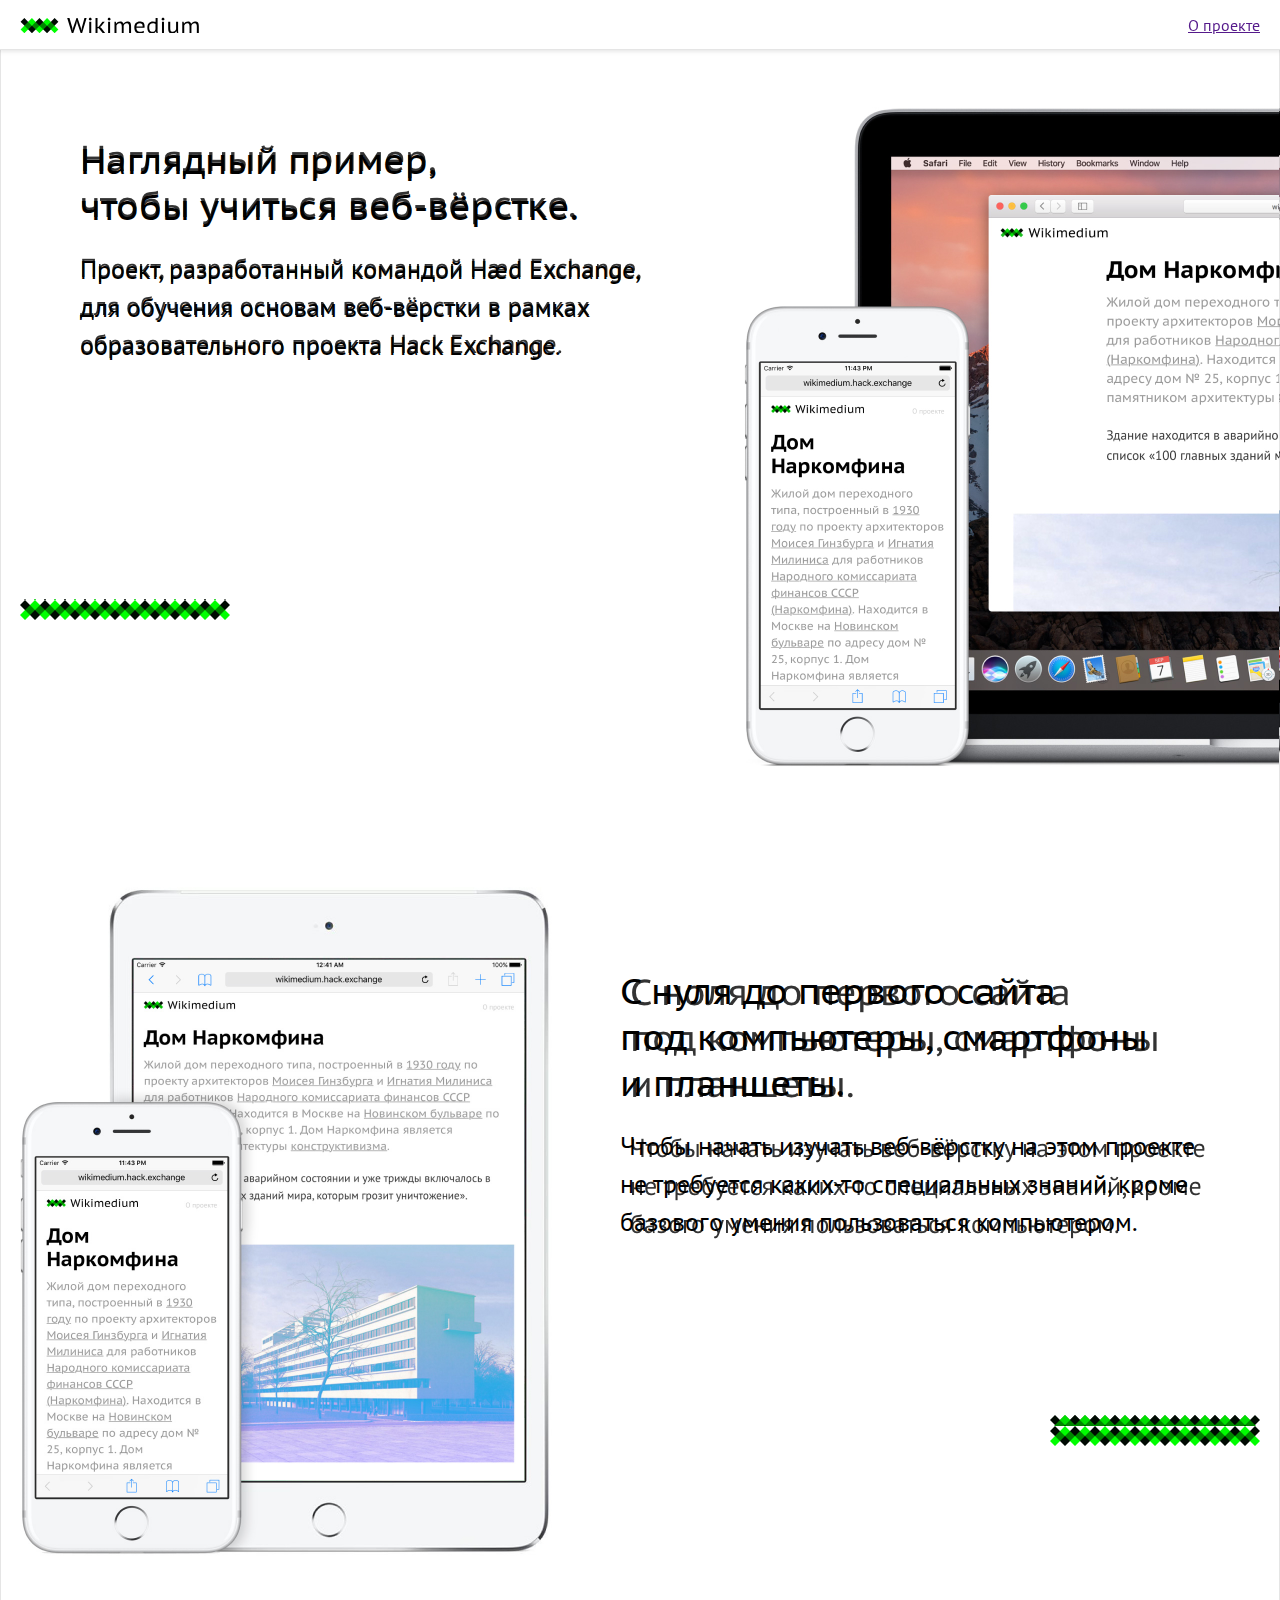
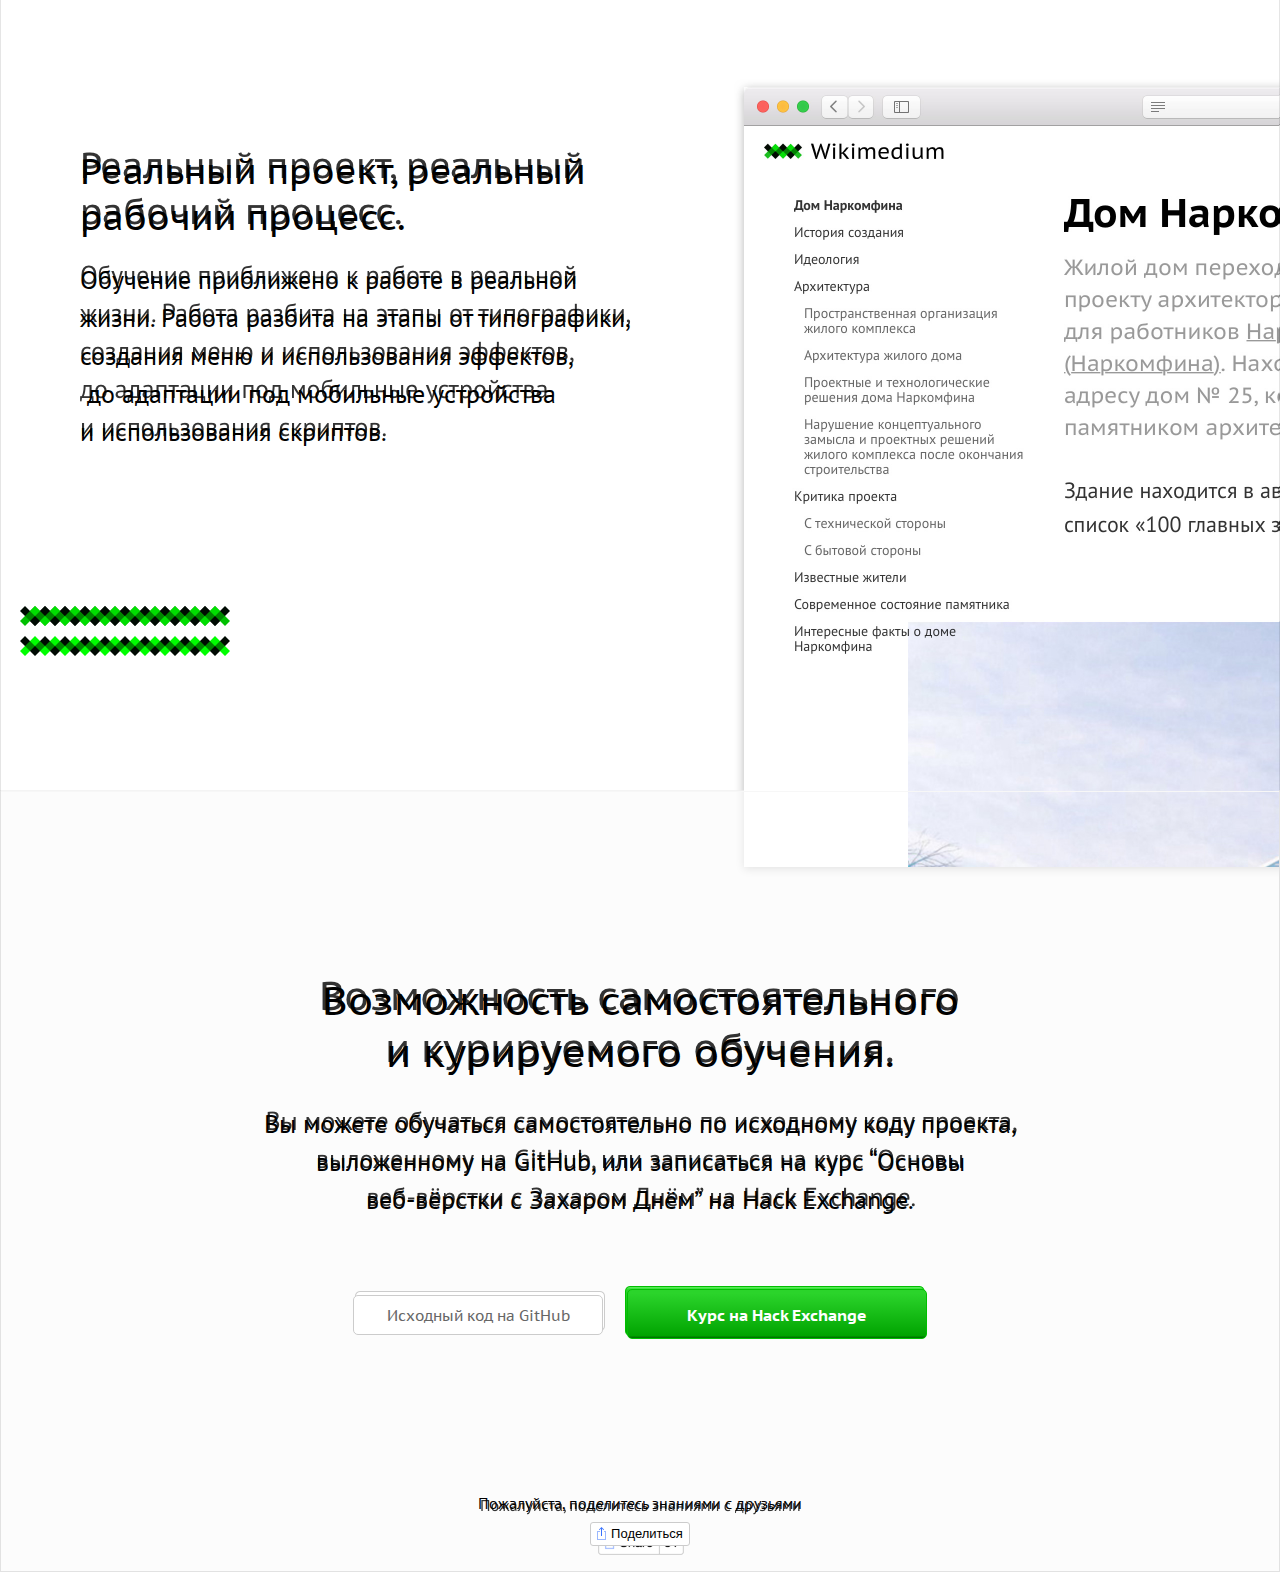
<file: index.html>
<!DOCTYPE html>
<html>
  <head>
    <meta charset="utf-8">
    <title>Wikimedium — проект для изучения основ веб-вёрстки</title>

    <link rel="stylesheet" href="stylesheets/style.css">

    <script src="javascripts/jquery.js" charset="utf-8"></script>
    <script src="javascripts/social-likes.min.js" charset="utf-8"></script>
    <meta name="viewport" content="width=device-width, initial-scale=1">
  </head>
  <body class="landing bg">
    <nav class="menubar">
      <a id="logo" href=""></a>
      <a href="">О проекте</a>
    </nav>

    <!-- section.mainSection*3>h2+p+figure -->

    <section class="landingWrapper">
      <section class="mainSection left">
        <section class="textWrapper">
          <h2>
            Наглядный пример,<br>
            чтобы учиться веб-вёрстке.
          </h2>

          <p>
            Проект, разработанный командой Hæd Exchange,<br>
            для обучения основам веб-вёрстки в рамках<br>
            образовательного проекта Hack Exchange.
          </p>

          <figure class="pattern"></figure>
        </section>

        <figure class="mockup" id="mockup1"></figure>
      </section>

      <section class="mainSection right">
        <section class="textWrapper">
          <h2>
            С нуля до первого сайта<br>
            под компьютеры, смартфоны<br>
            и планшеты.
          </h2>

          <p>
            Чтобы начать изучать веб-вёрстку на этом проекте<br>
            не требуется каких-то специальных знаний, кроме<br>
            базового умения пользоваться компьютером.
          </p>

          <figure class="pattern"></figure>
        </section>

        <figure class="mockup" id="mockup2"></figure>
      </section>

      <section class="mainSection left">
        <section class="textWrapper">
          <h2>
            Реальный проект, реальный<br>
            рабочий процесс.
          </h2>

          <p>
            Обучение приближено к работе в реальной<br>
            жизни. Работа разбита на этапы от типографики,<br>
            создания меню и использования эффектов,<br>
             до адаптации под мобильные устройства <br>
            и использования скриптов.
          </p>

          <figure class="pattern"></figure>
        </section>

        <figure class="mockup" id="mockup3"></figure>
      </section>

      <section class="mainSection center">
        <section class="textWrapper">
          <h2>
            Возможность самостоятельного<br>
            и курируемого обучения.
          </h2>

          <p>
            Вы можете обучаться самостоятельно по исходному<br class="tablet"> коду проекта,<br class="desktop">
            выложенному на GitHub, или записаться<br class="tablet"> на курс “Основы<br class="desktop">
            веб-вёрстки с Захаром Днём”<br class="tablet"> на Hack Exchange.
          </p>

          <nav>
            <a href="#" class="btn small white">Исходный код на GitHub</a>
            <a href="http://lessons.hack.exchange/" class="btn large green">Курс на Hack Exchange</a>
          </nav>
        </section>

        <footer>
          <p>Пожалуйста, поделитесь знаниями с друзьями</p>

          <div class="social-likes social-likes_single" data-counters="no" data-url="http://wikimedium.hack.exchange/" data-single-title="Поделиться">
            <div class="facebook" title="Поделиться ссылкой на Фейсбуке">Facebook</div>
            <div class="twitter" title="Поделиться ссылкой в Твиттере">Twitter</div>
            <div class="vkontakte" title="Поделиться ссылкой во Вконтакте">Вконтакте</div>
          </div
        </footer>
      </section>
    </section>

  </body>
</html>
</file>
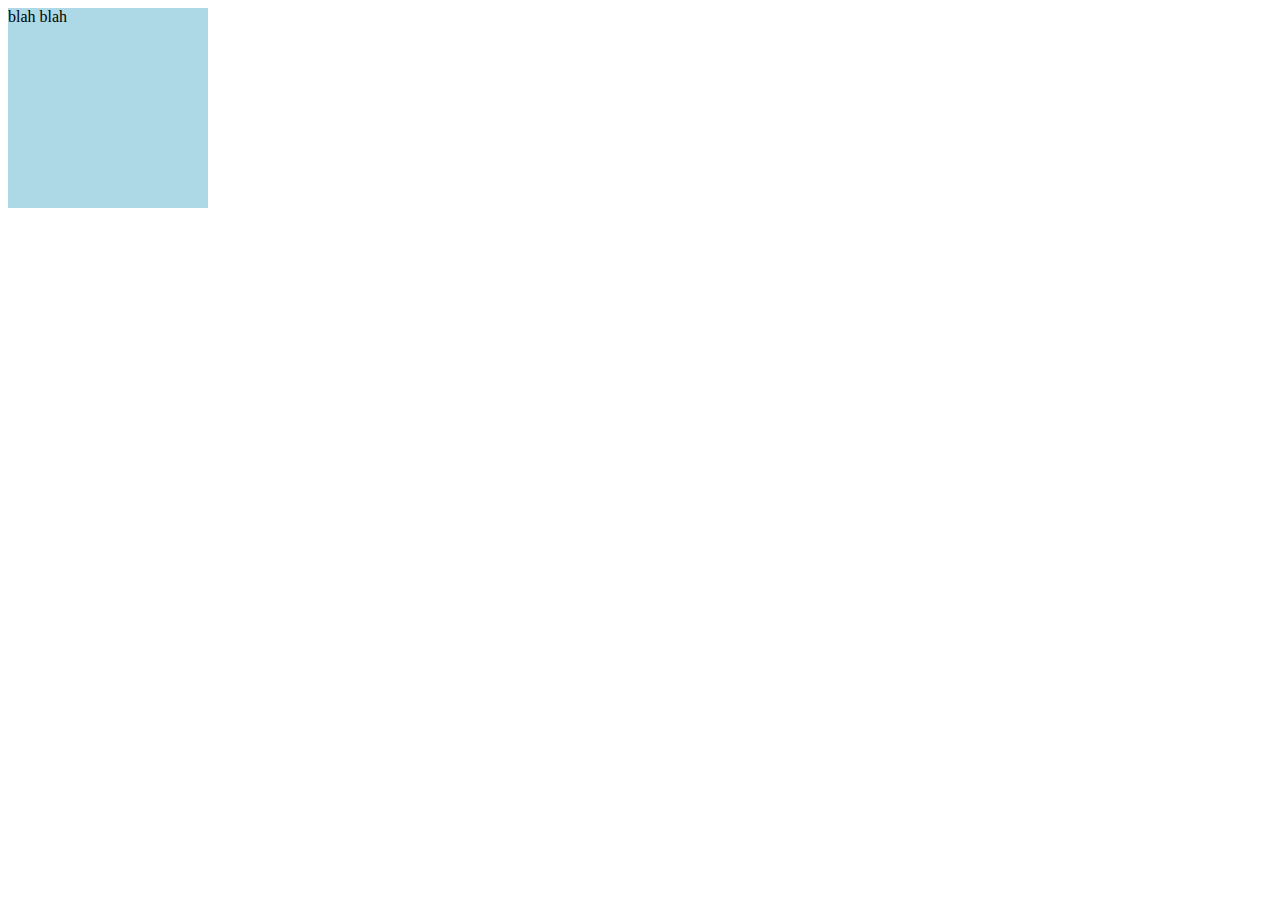
<file: test.html>
<!DOCTYPE html>
<html>
  <head>
    <meta charset="utf-8">
    <title>Test</title>
    <style media="screen">
      .test {
        width: 200px;
        height: 200px;
        background: lightblue;
      }
    </style>
  </head>
  <body>
    <div class="test">
      blah blah
    </div>

  </body>
</html>
</file>
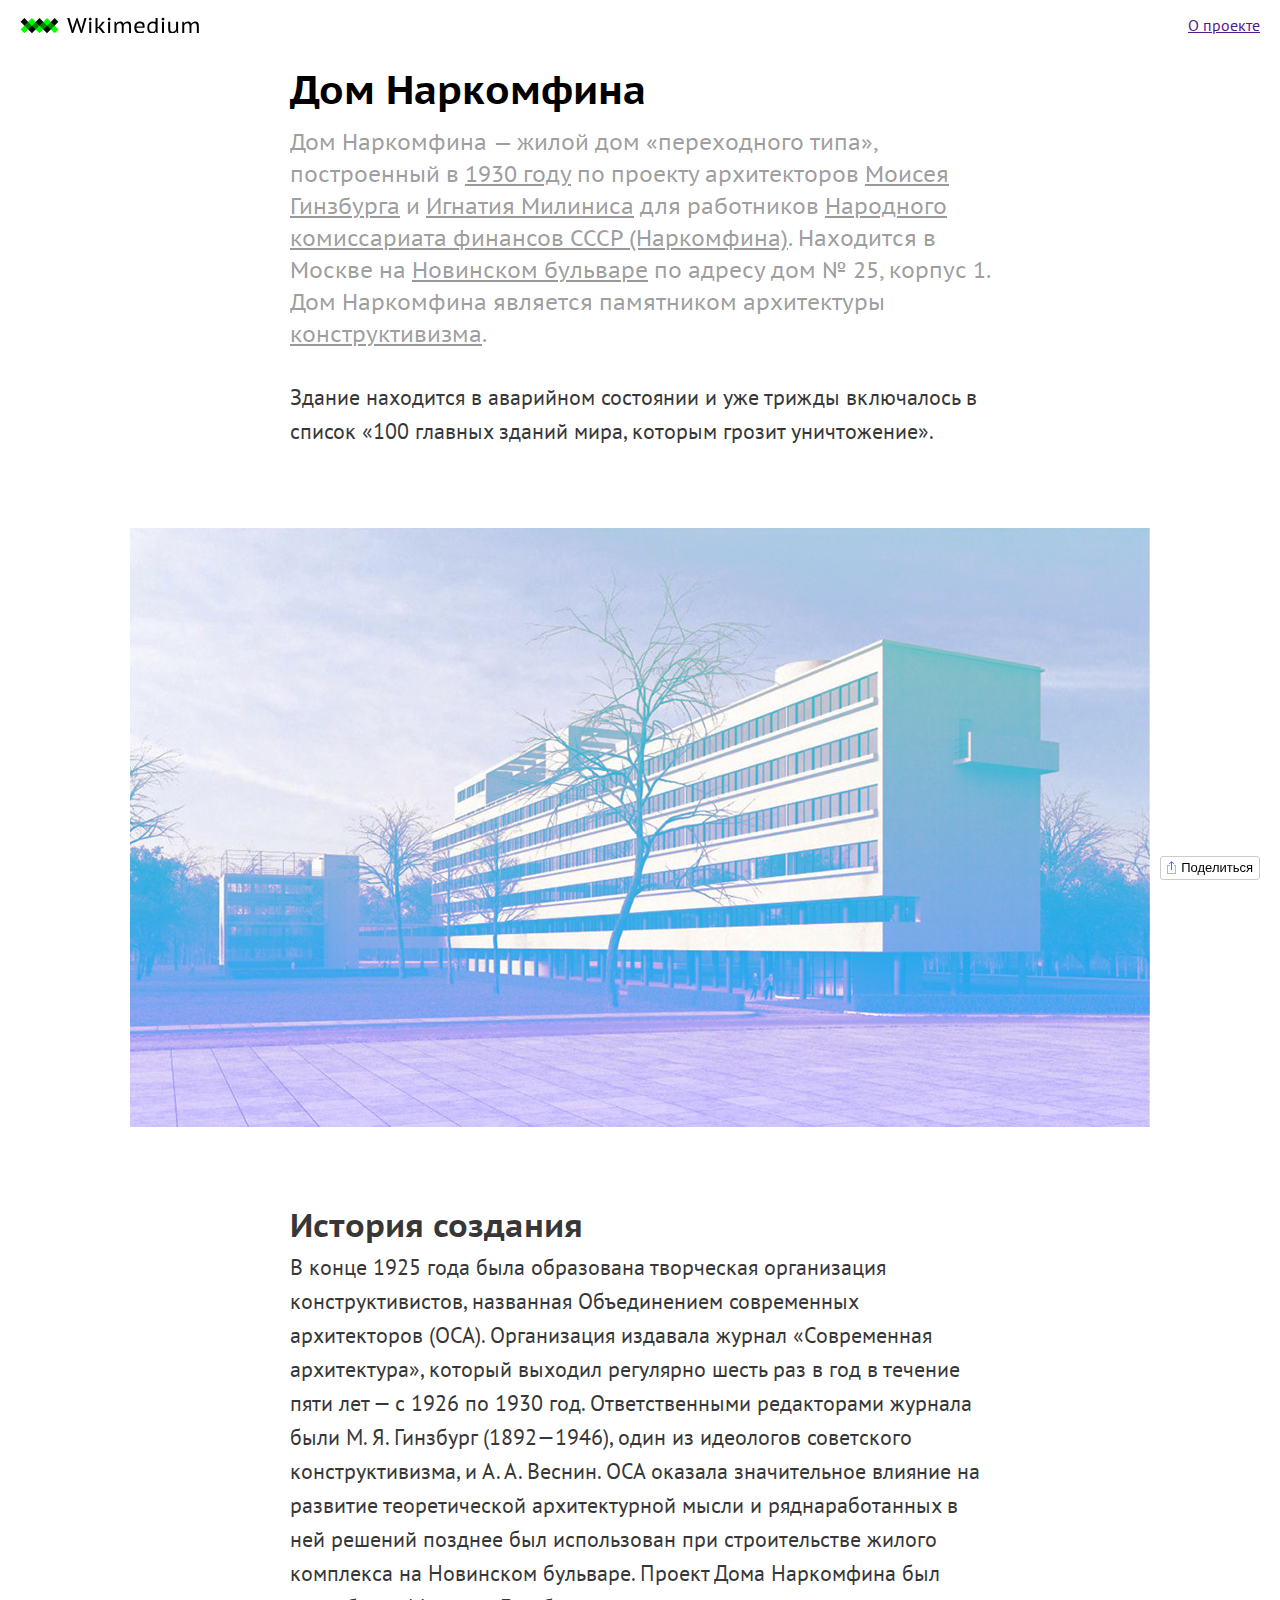
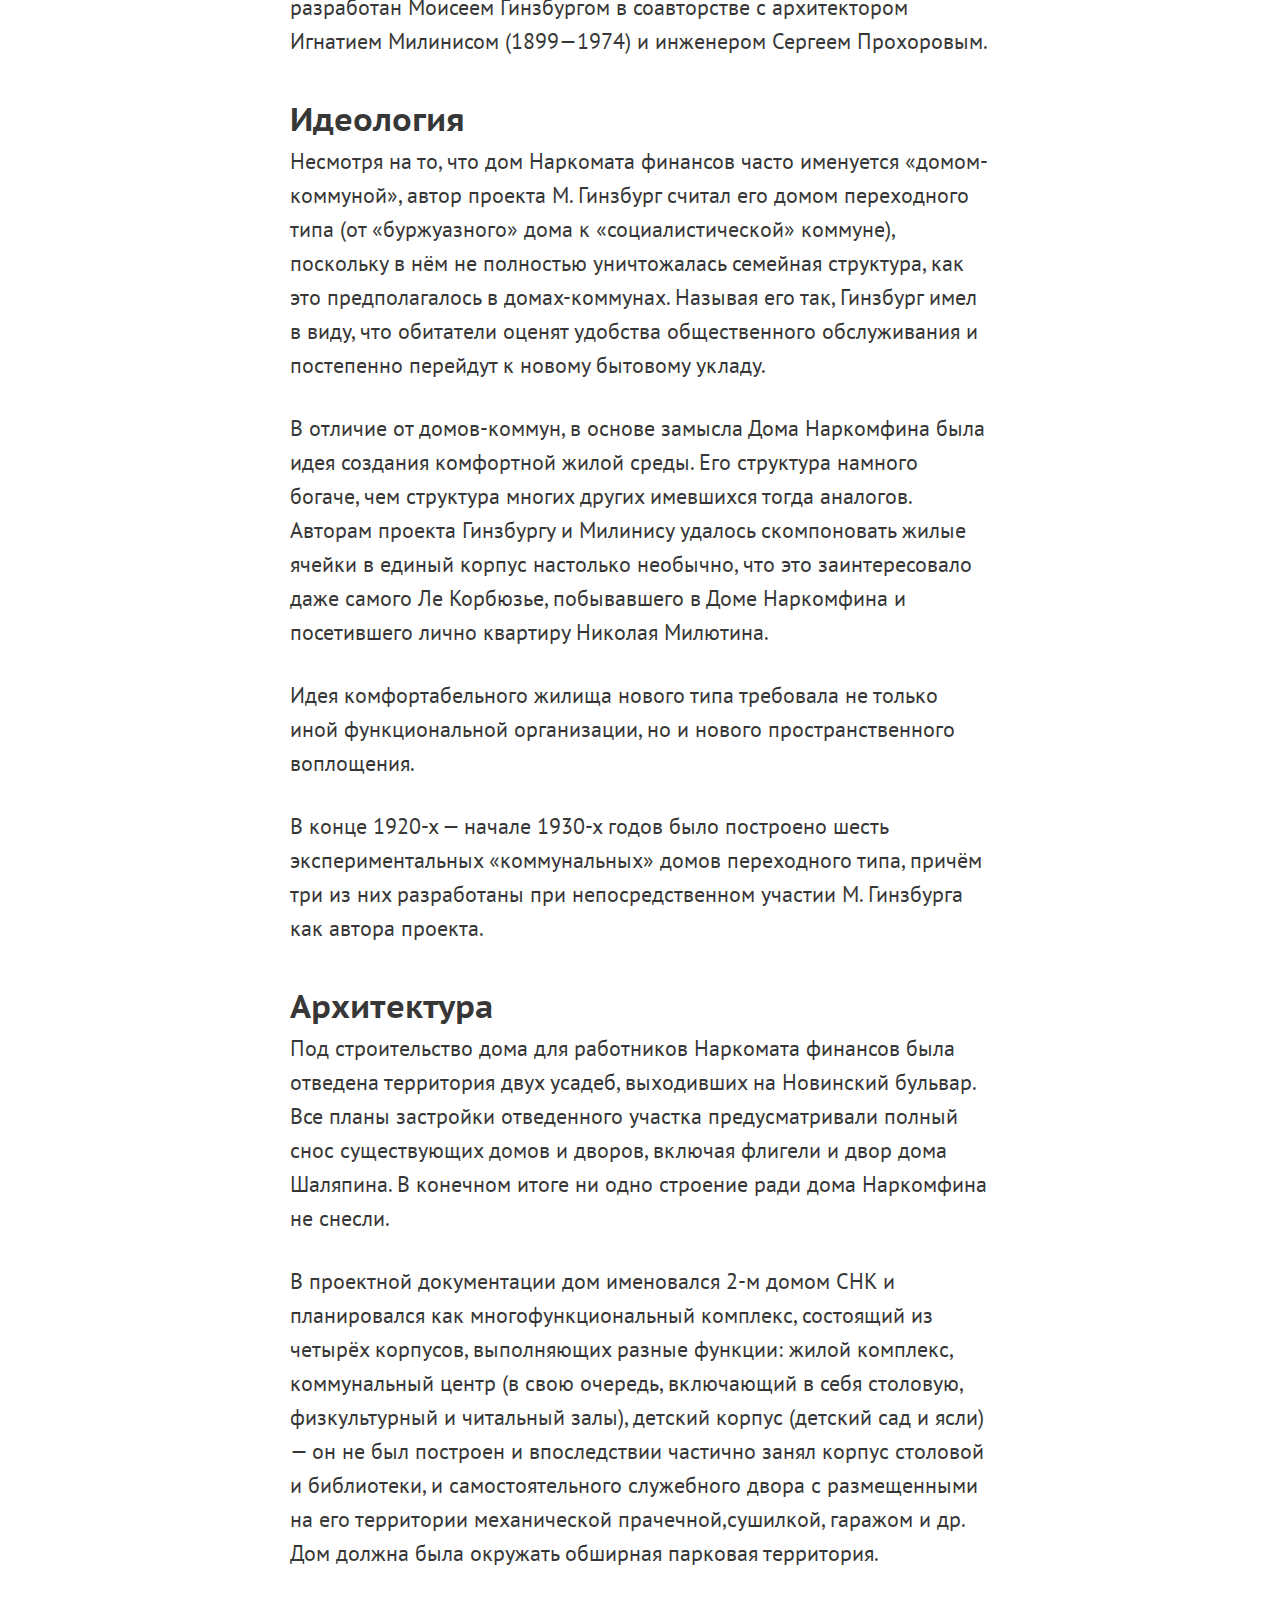
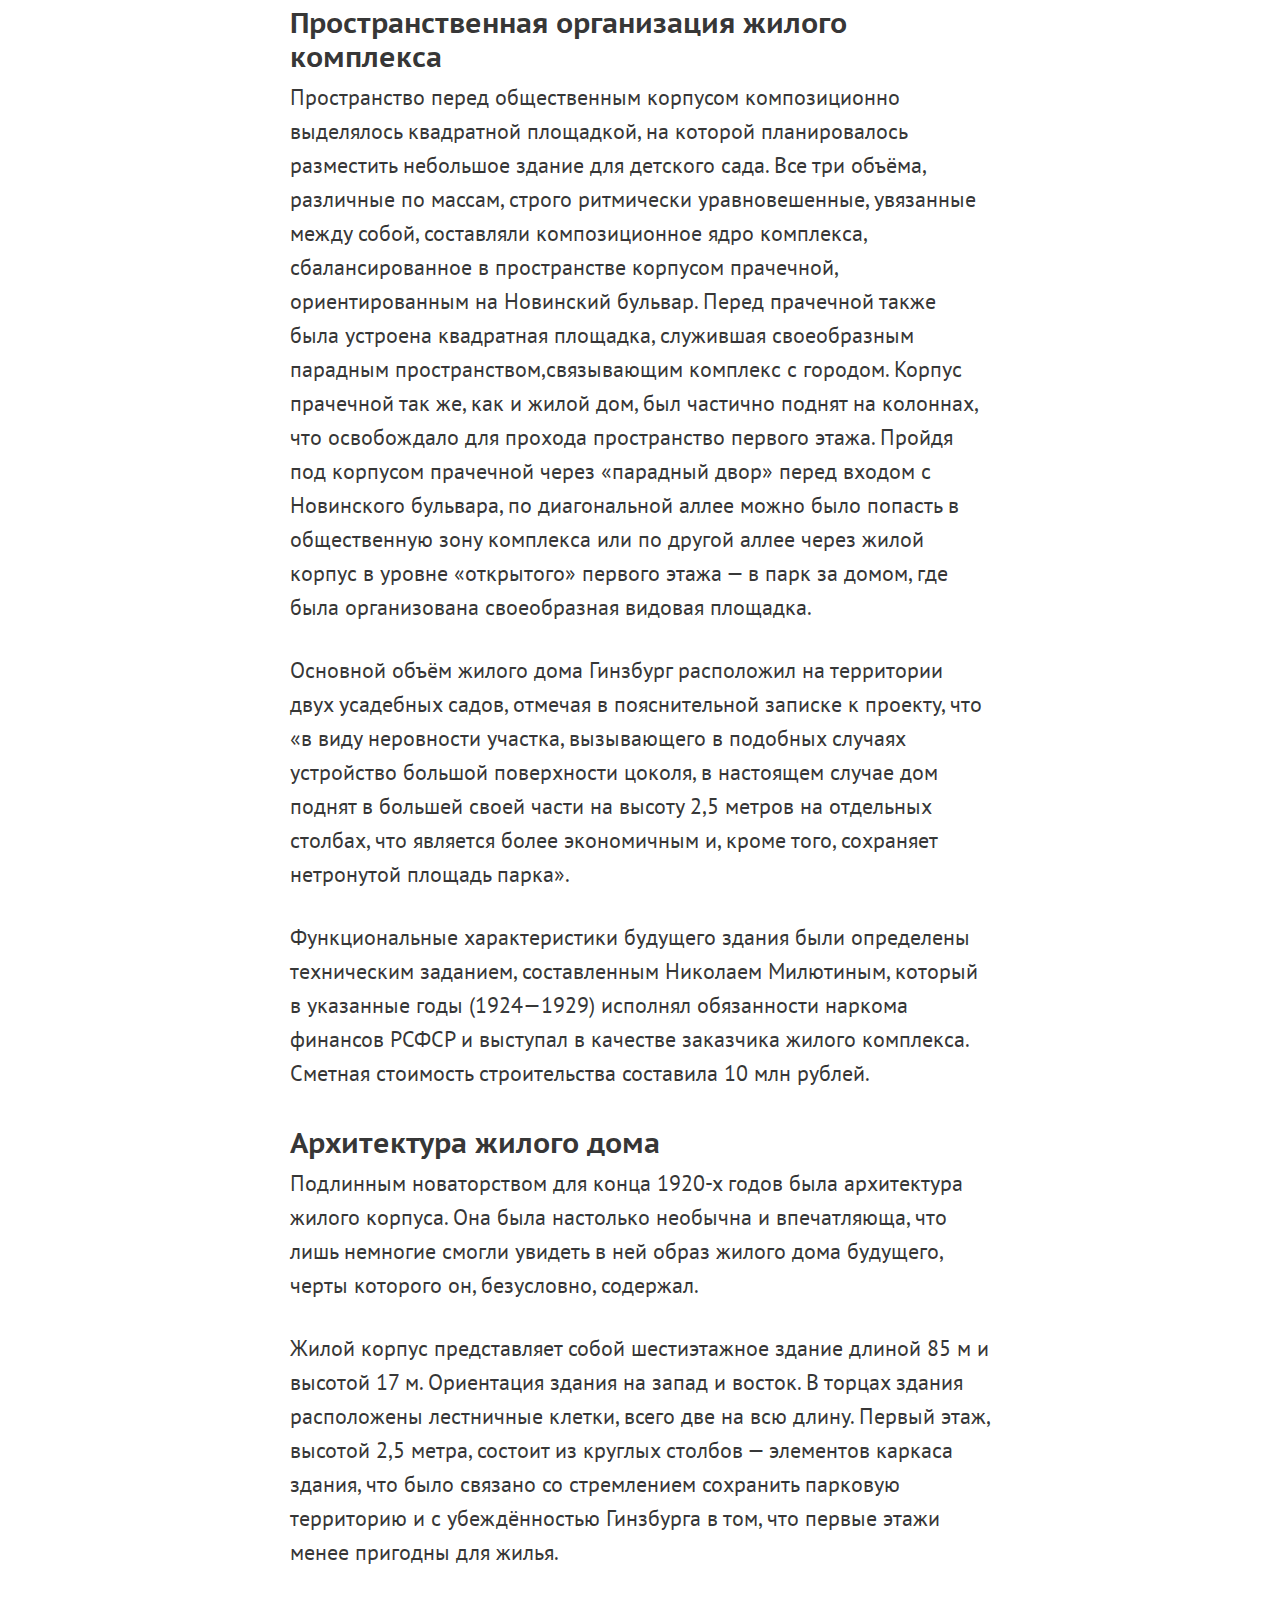
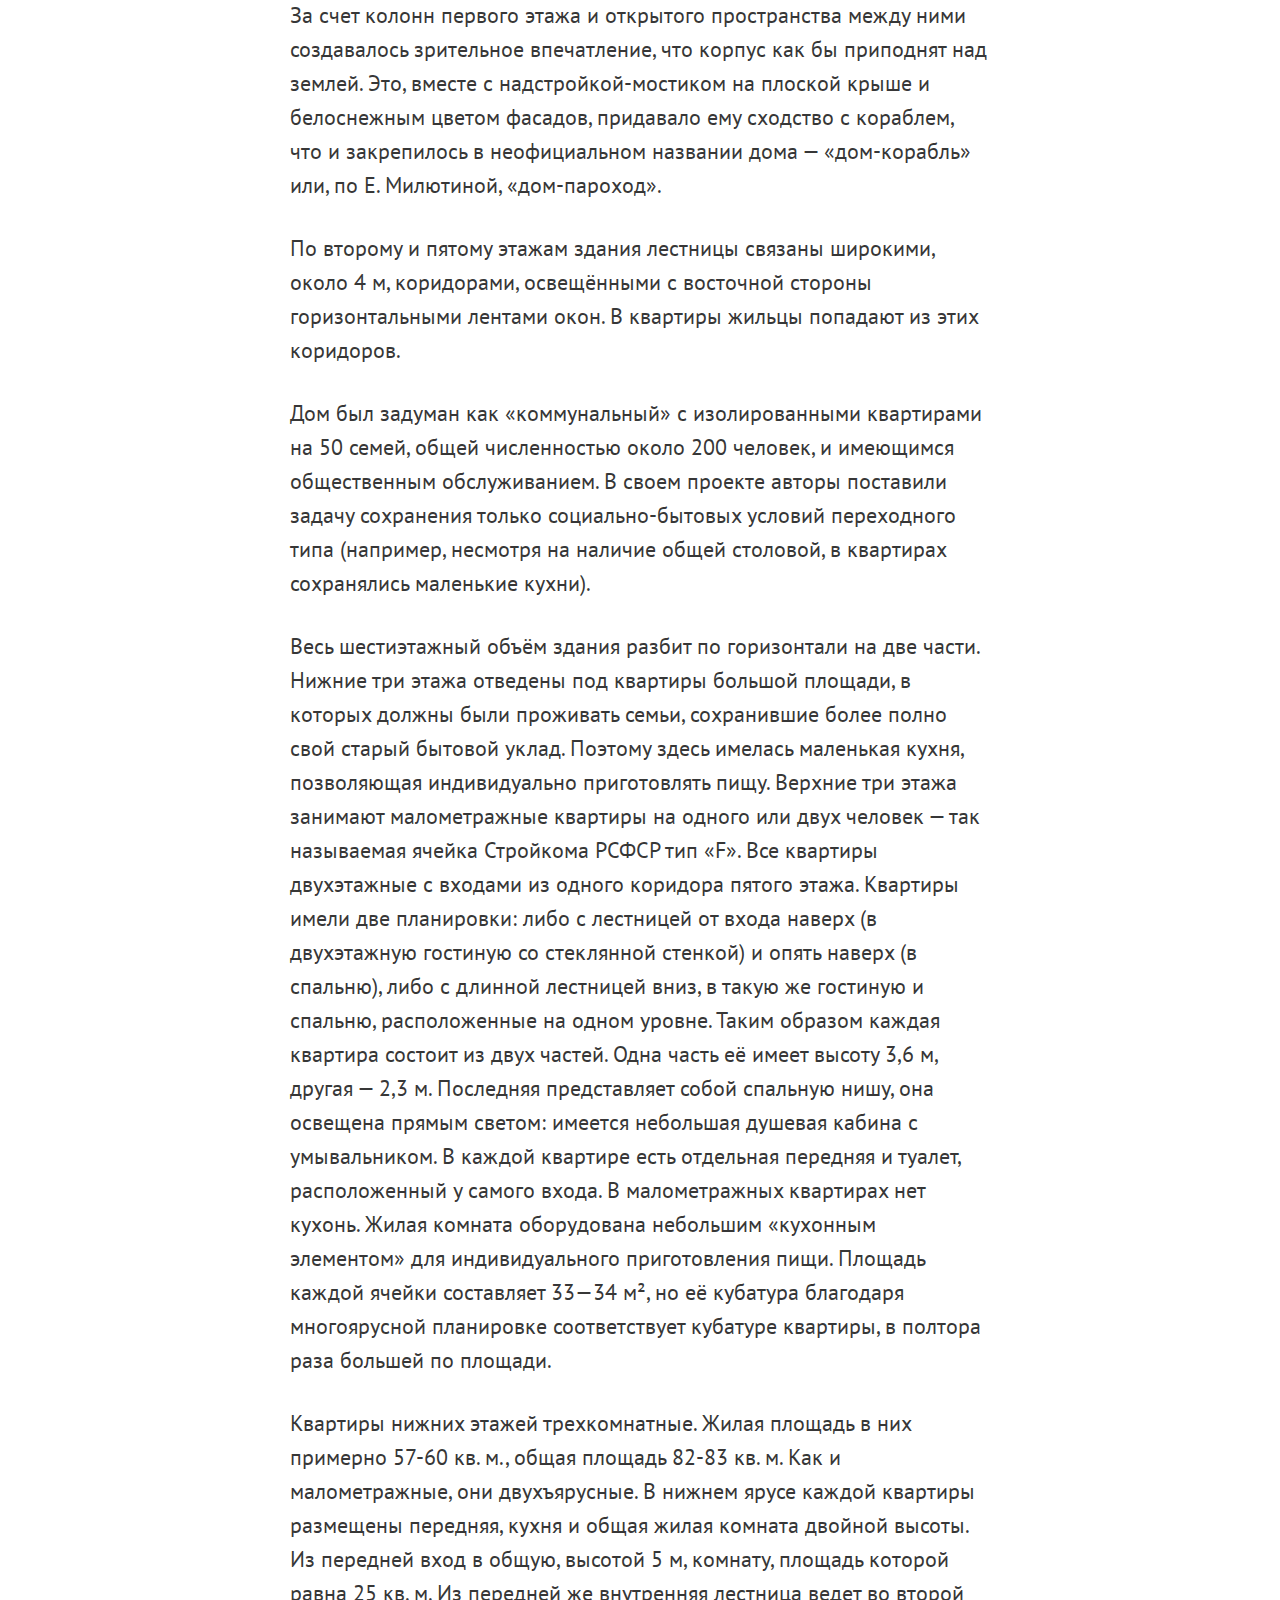
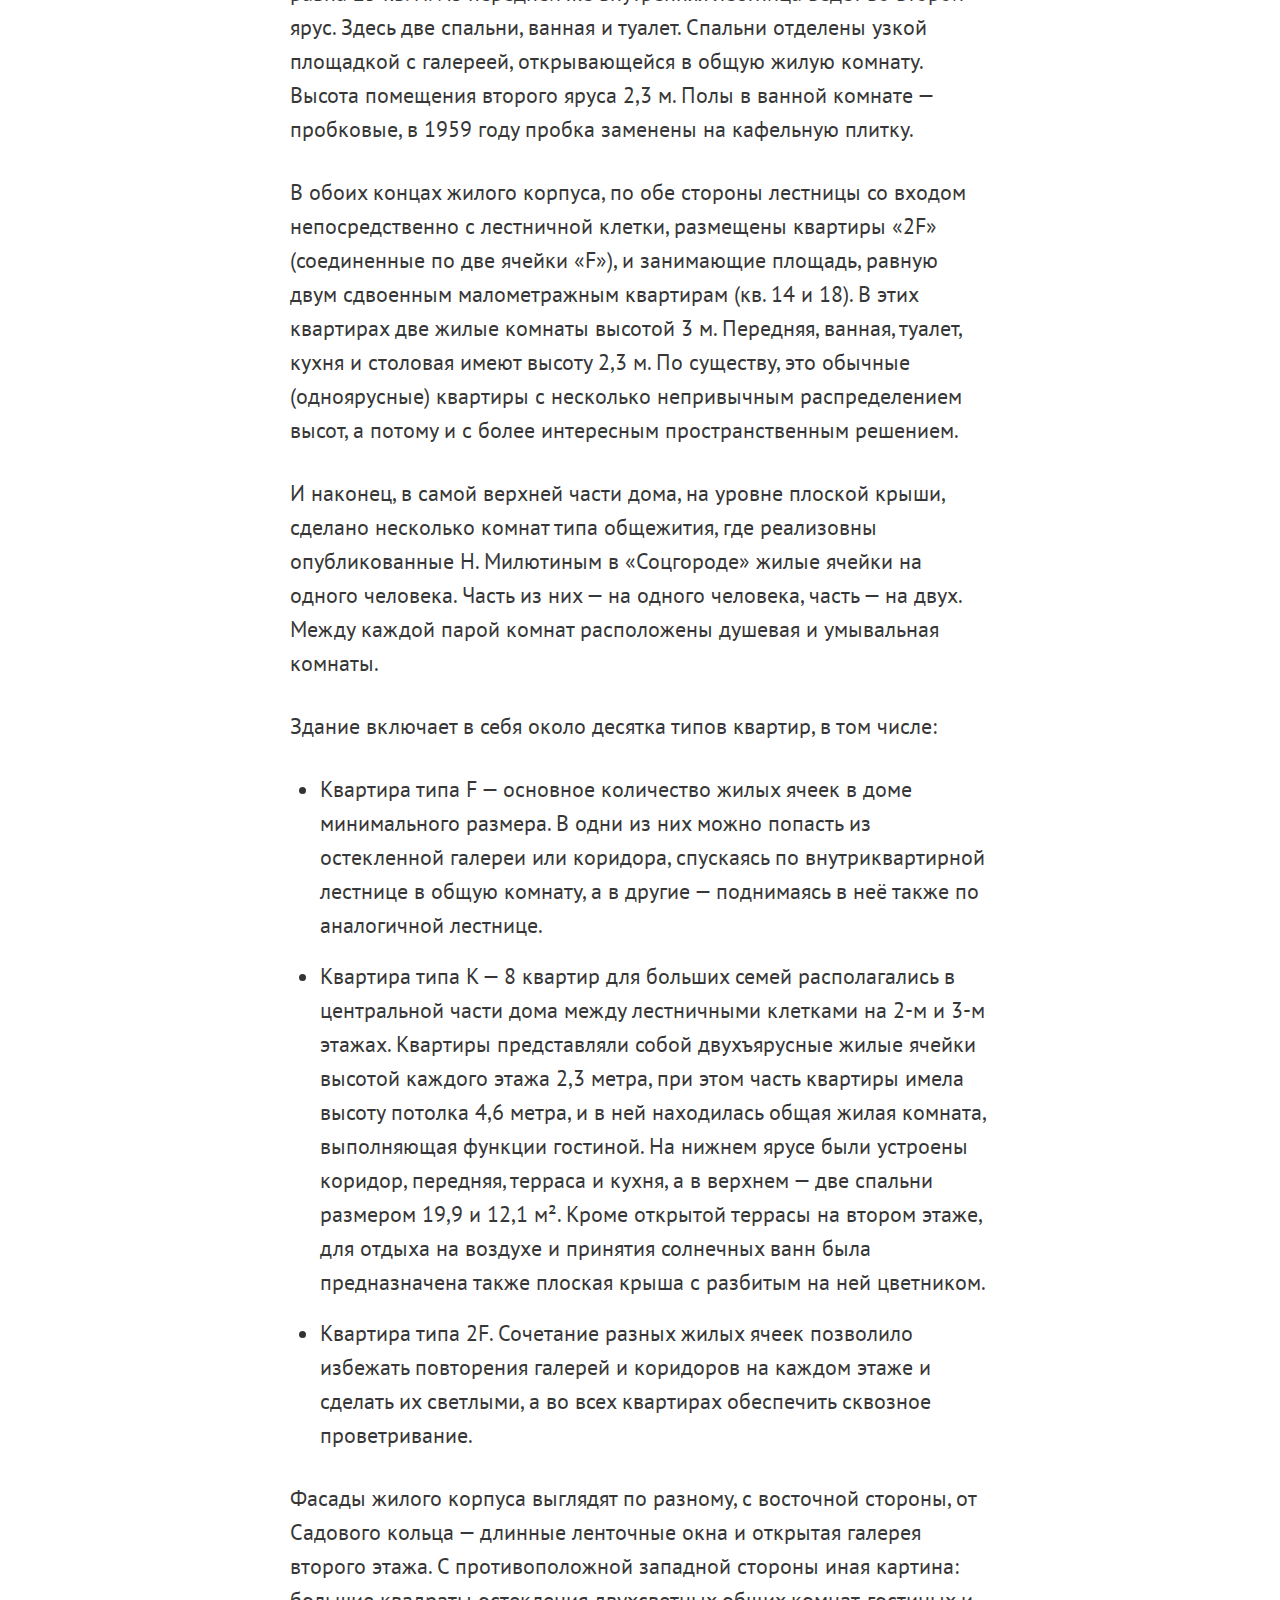
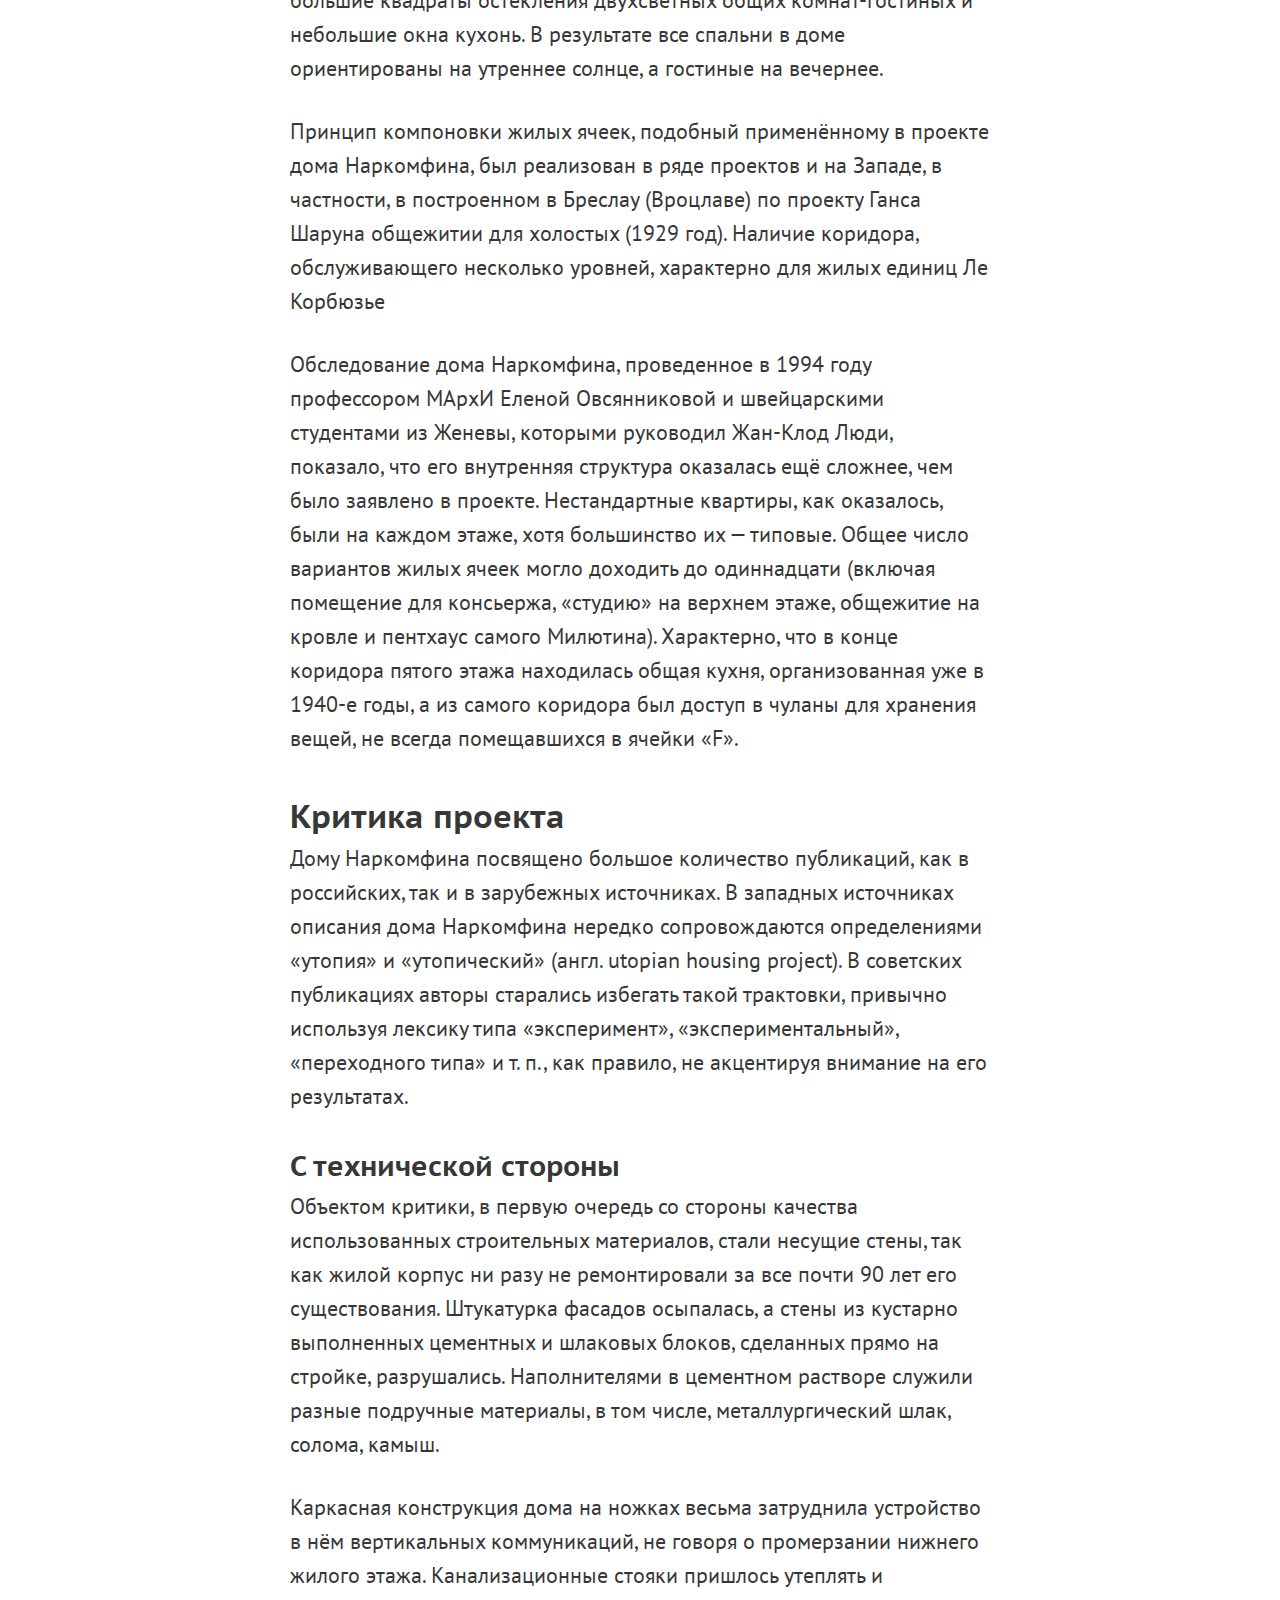
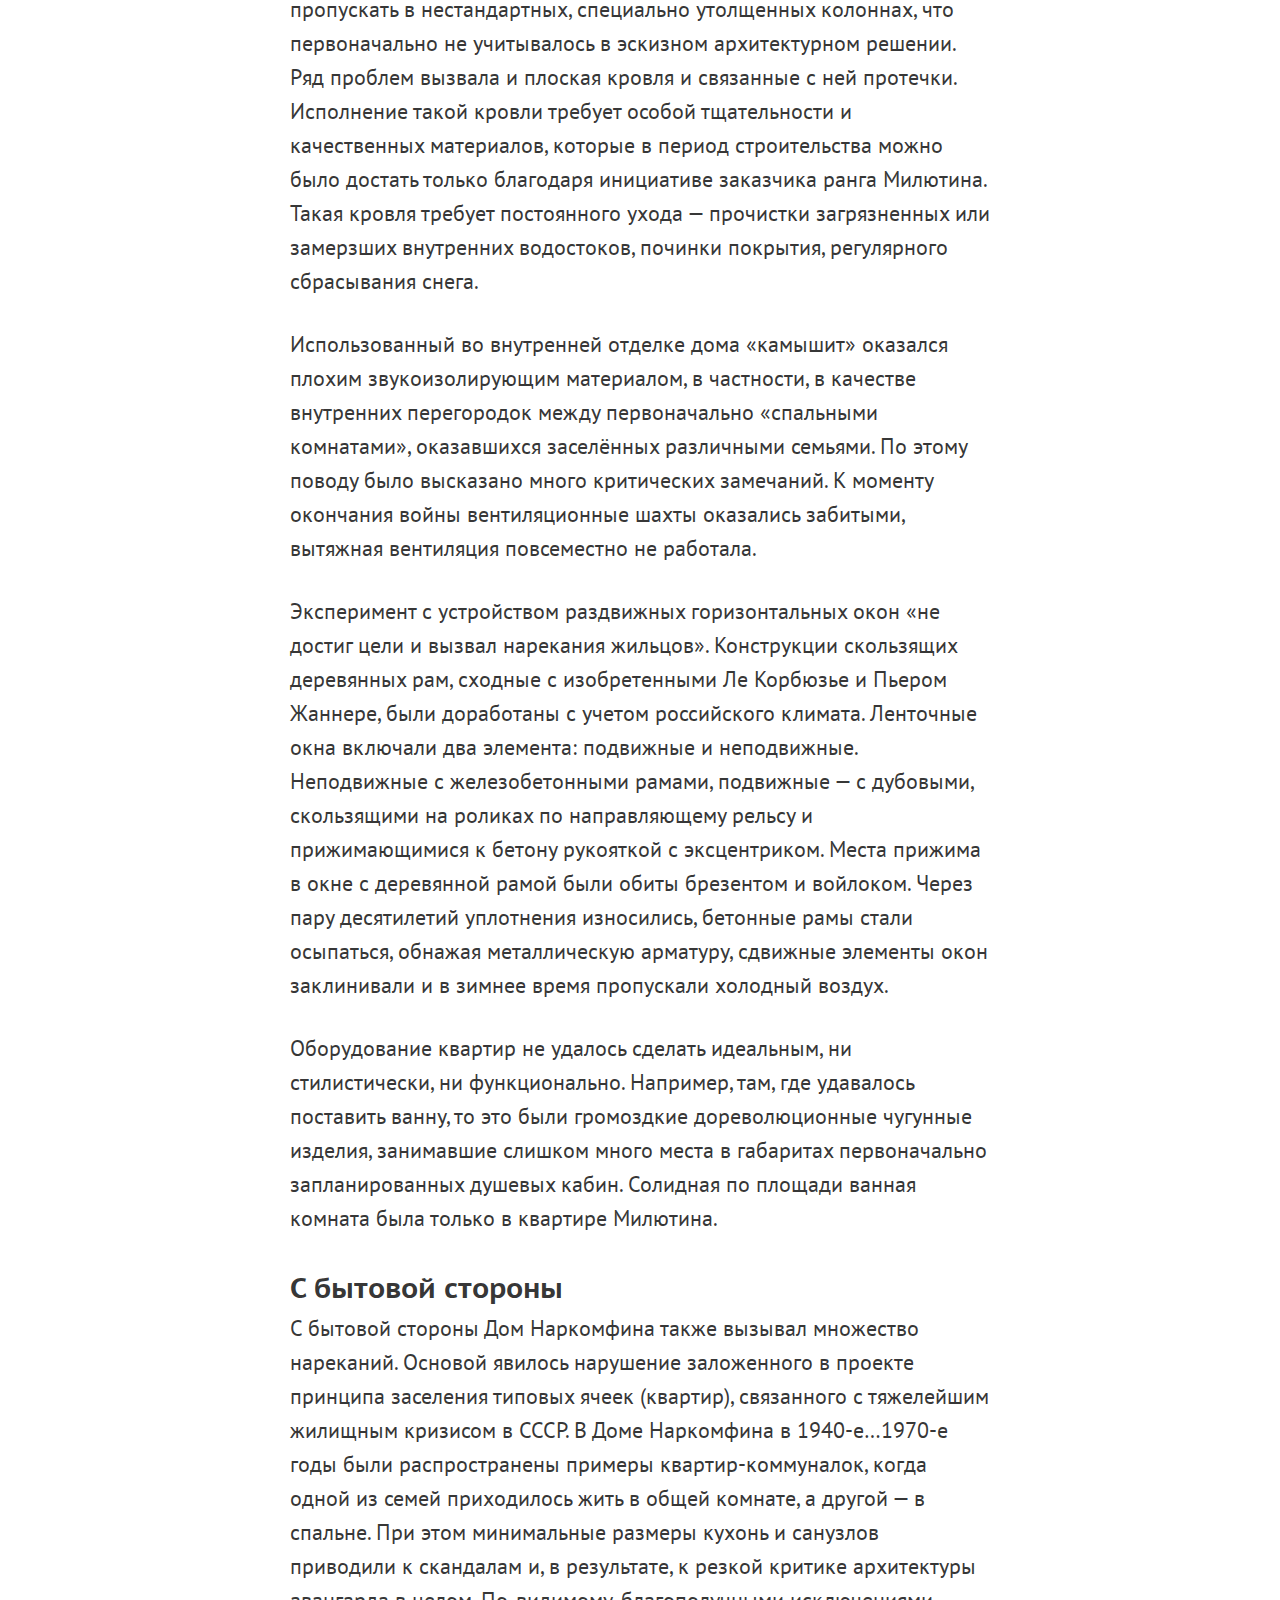
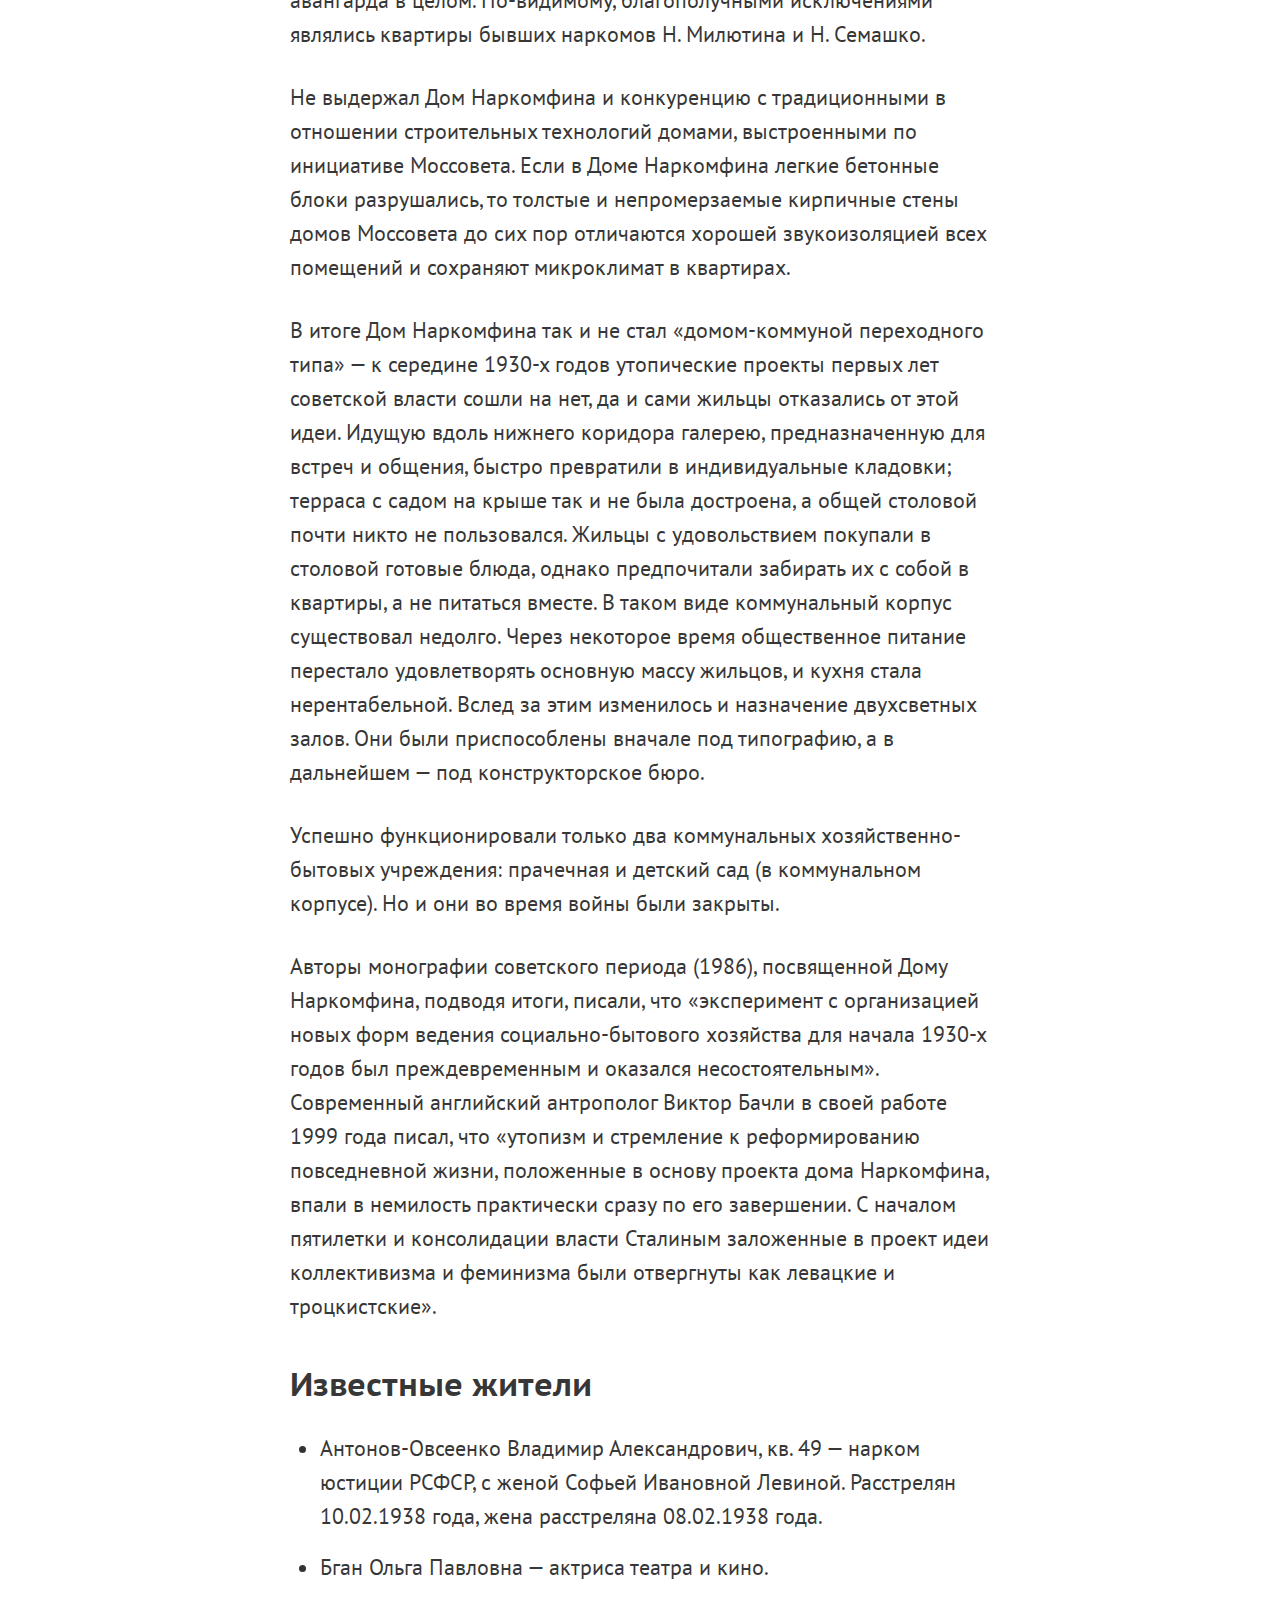
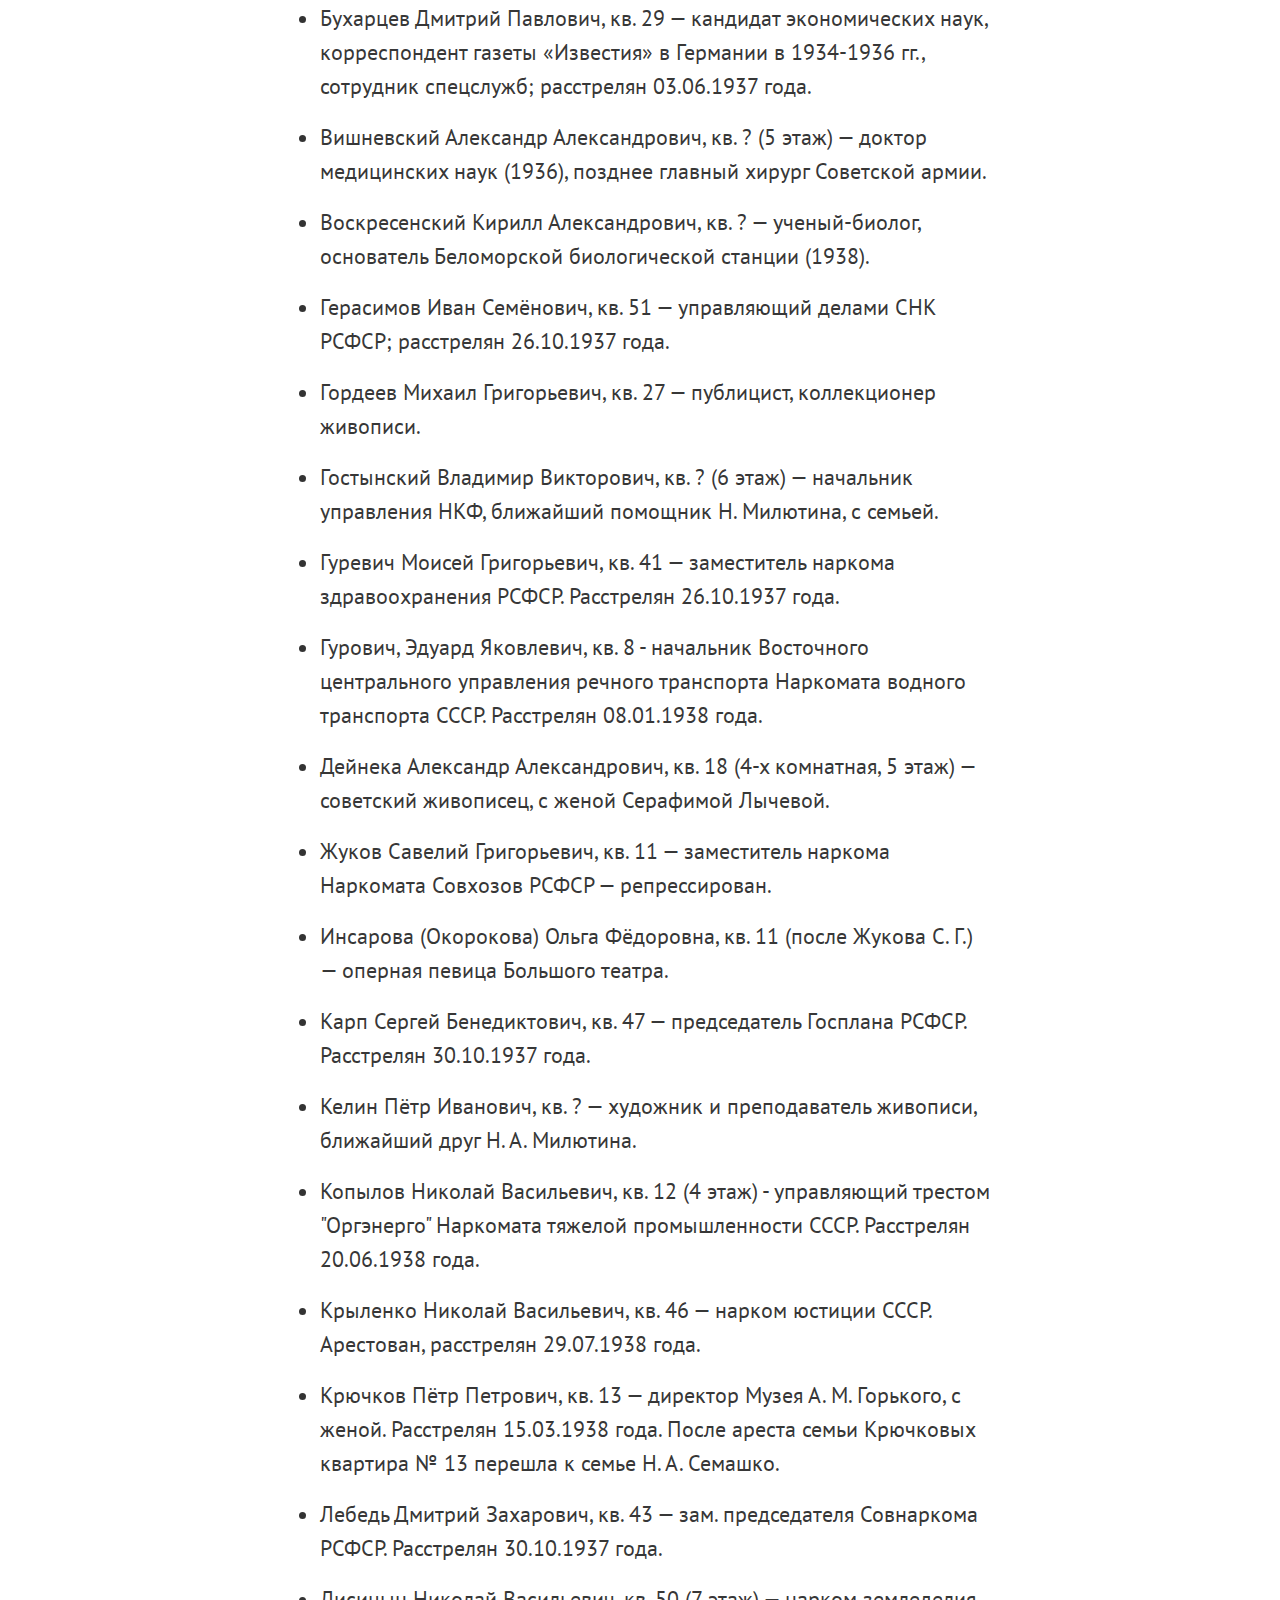
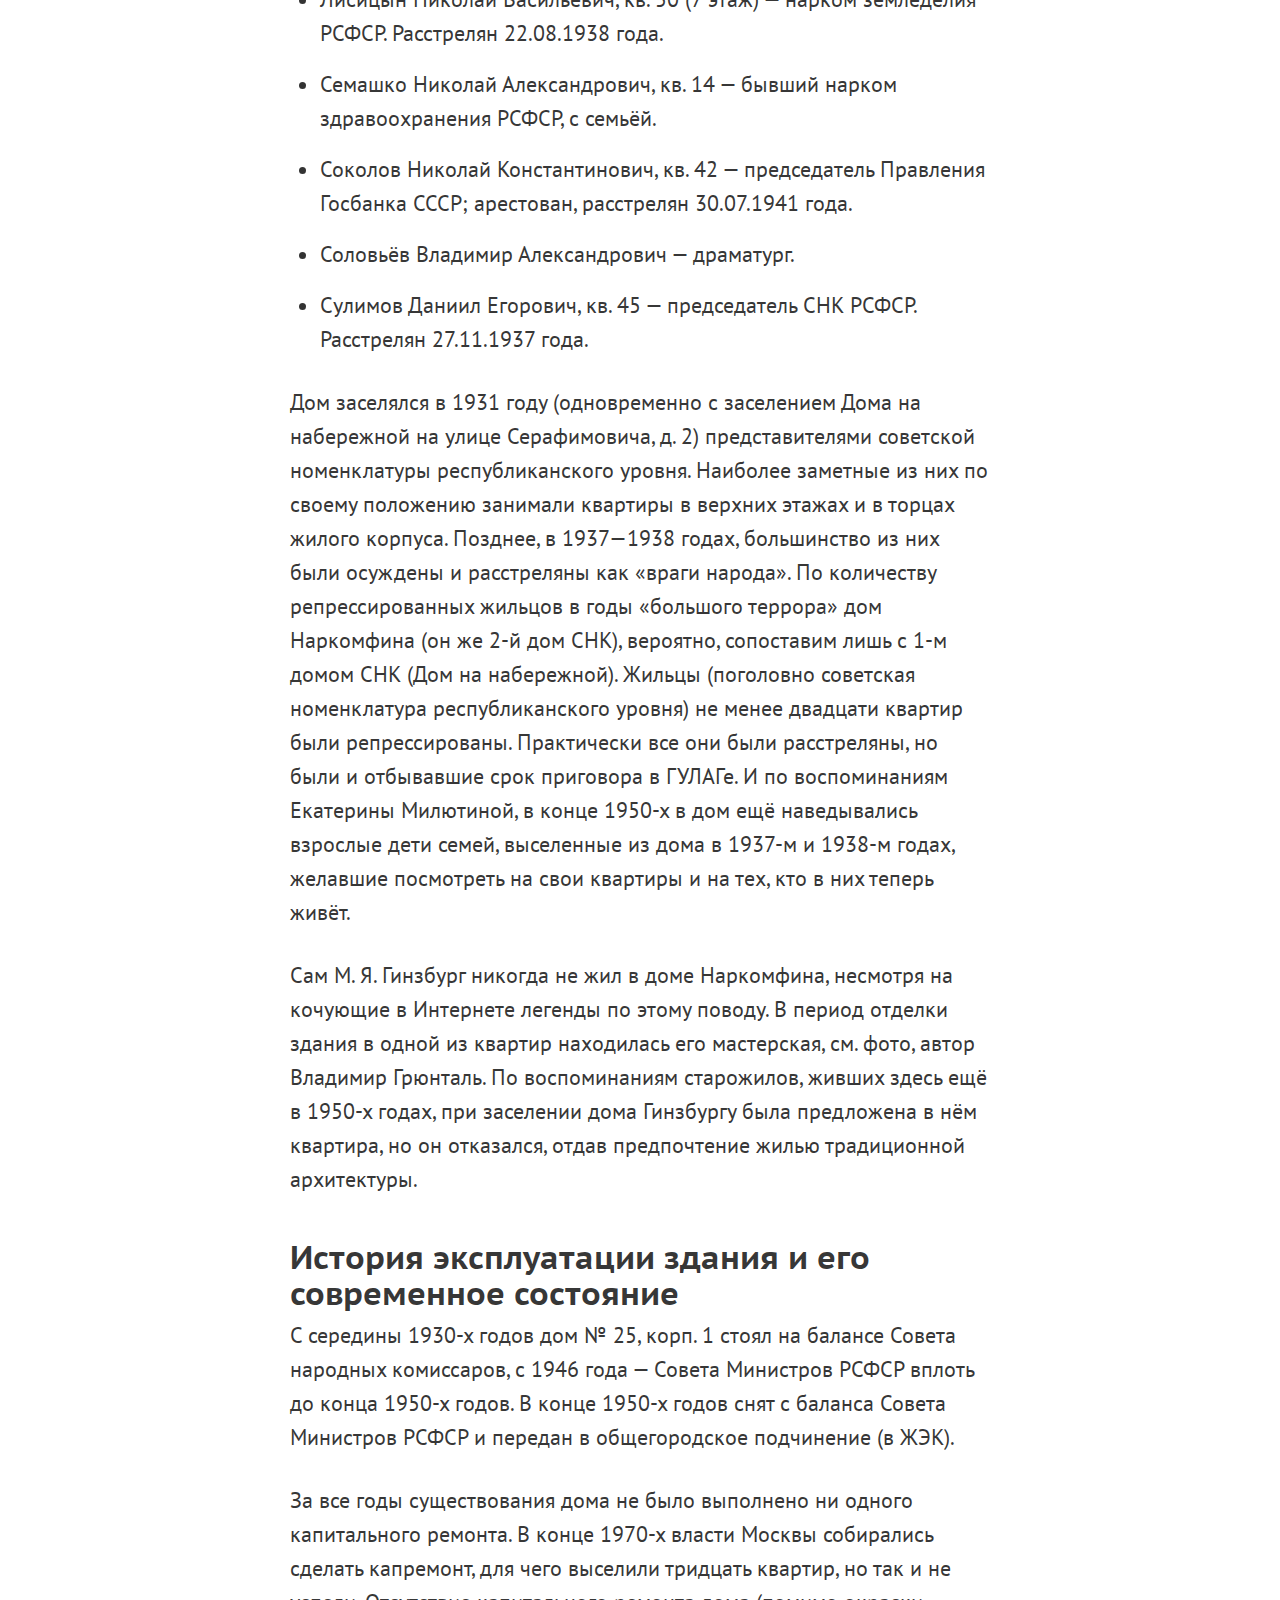
<file: posts/narkomfin.html>
<!DOCTYPE html>
<html>
  <head>
    <meta charset="utf-8">
    <meta name="viewport" content="width=device-width">
    <title>Дом Наркомфина</title>

    <meta name="keywords" content="Wikimedium,Центросоюз">
    <meta name="description" content="">

    <meta property="og:type" content="article">
    <meta property="og:url" content="http://wikimedium.hack.exchange/posts/narkomfin.html">
    <meta property="og:title" content="Дом Наркомфина — Wikimedium">
    <meta property="og:description" content="Дом Наркомфина — жилой дом «переходного типа»">
    <meta property="og:image" content="http://wikimedium.hack.exchange/images/posts/narkomfin.jpg">

    <link rel="icon" type="image/x-icon" href="../favicon.ico"/>
    <link rel="icon" type="image/png" href="../favicon.png"/>

    <link rel="stylesheet" href="../stylesheets/style.css">

    <script src="../javascripts/jquery.js" charset="utf-8"></script>
    <script src="../javascripts/social-likes.min.js" charset="utf-8"></script>
    <script src="../javascripts/sidebar.js" charset="utf-8"></script>
  </head>

  <body>

    <!-- nav.menubar>a*2>{Text} -->
    <nav class="menubar">
      <a id="logo" href=""></a>
      <a href="">О проекте</a>
    </nav>

    <!-- nav.sidebar>ul>li*8>a>{Text} -->
    <nav class="sidebar">
      <ul>
        <li>
          <a href="#s1">Дом Наркомфина</a>
        </li>

        <li>
          <a href="#s2">История создания</a>
        </li>

        <li>
          <a href="#s3">Идеология</a>
        </li>

        <li>
          <a href="#s4">Архитектура</a>

          <ul>
            <li>
              <a href="#s4-1">Пространственная организация жилого комплекса</a>
            </li>

            <li>
              <a href="">Архитектура жилого дома</a>
            </li>

            <li>
              <a href="">Проектные и технологические решения дома Наркомфина</a>
            </li>

            <li>
              <a href="">Нарушение концептуального замысла и проектных решений после окончания строительства</a>
            </li>

          </ul>
        </li>

        <li>
          <a href="">Критика</a>
          <ul>
            <li>
              <a href="">С технической стороны</a>
            </li>

            <li>
              <a href="">С бытовой стороны</a>
            </li>
          </ul>
        </li>

        <li>
          <a href="">Известные жители</a>
        </li>

        <li>
          <a href="">История эксплуатации здания и его современное состояние</a>
        </li>

        <li>
          <a href="">Роль и значение проекта в исторической перспективе</a>
        </li>

        <li>
          <a href="">См. также</a>
        </li>

      </ul>
    </nav>

    <article>
      <h1 id="s1">Дом Наркомфина</h1>

      <p>Дом Наркомфина — жилой дом «переходного типа», построенный в <a href="https://ru.wikipedia.org/wiki/1930_год">1930 году</a> по проекту архитекторов <a href="https://ru.wikipedia.org/wiki/Гинзбург,_Моисей_Яковлевич">Моисея Гинзбурга</a> и <a href="https://ru.wikipedia.org/wiki/Милинис,_Игнатий_Францевич">Игнатия Милиниса</a> для работников <a href="https://ru.wikipedia.org/wiki/Народный_комиссариат_финансов_СССР">Народного комиссариата финансов СССР (Наркомфина)</a>. Находится в Москве на <a href="https://ru.wikipedia.org/wiki/Новинский_бульвар">Новинском бульваре</a> по адресу дом № 25, корпус 1. Дом Наркомфина является памятником архитектуры <a href="https://ru.wikipedia.org/wiki/Конструктивизм_(искусство)">конструктивизма</a>.</p>
      <p>Здание находится в аварийном состоянии и уже трижды включалось в список «100 главных зданий мира, которым грозит уничтожение».</p>

      <img src="../images/narkomfin.jpg" alt="Дом Наркомфина">

      <h2 id="s2">История создания</h2>
      <p>В конце 1925 года была образована творческая организация конструктивистов, названная Объединением современных архитекторов (ОСА). Организация издавала журнал «Современная архитектура», который выходил регулярно шесть раз в год в течение пяти лет — с 1926 по 1930 год. Ответственными редакторами журнала были М. Я. Гинзбург (1892—1946), один из идеологов советского конструктивизма, и А. А. Веснин. ОСА оказала значительное влияние на развитие теоретической архитектурной мысли и ряднаработанных в ней решений позднее был использован при строительстве жилого комплекса на Новинском бульваре. Проект Дома Наркомфина был разработан Моисеем Гинзбургом в соавторстве с архитектором Игнатием Милинисом (1899—1974) и инженером Сергеем Прохоровым.</p>

      <h2 id="s3">Идеология</h2>
      <p>Несмотря на то, что дом Наркомата финансов часто именуется «домом-коммуной», автор проекта М. Гинзбург считал его домом переходного типа (от «буржуазного» дома к «социалистической» коммуне), поскольку в нём не полностью уничтожалась семейная структура, как это предполагалось в домах-коммунах. Называя его так, Гинзбург имел в виду, что обитатели оценят удобства общественного обслуживания и постепенно перейдут к новому бытовому укладу.</p>
      <p>В отличие от домов-коммун, в основе замысла Дома Наркомфина была идея создания комфортной жилой среды. Его структура намного богаче, чем структура многих других имевшихся тогда аналогов. Авторам проекта Гинзбургу и Милинису удалось скомпоновать жилые ячейки в единый корпус настолько необычно, что это заинтересовало даже самого Ле Корбюзье, побывавшего в Доме Наркомфина и посетившего лично квартиру Николая Милютина.</p>
      <p>Идея комфортабельного жилища нового типа требовала не только иной функциональной организации, но и нового пространственного воплощения.</p>
      <p>В конце 1920-х — начале 1930-х годов было построено шесть экспериментальных «коммунальных» домов переходного типа, причём три из них разработаны при непосредственном участии М. Гинзбурга как автора проекта.</p>

      <h2 id="s4">Архитектура</h2>
      <p>Под строительство дома для работников Наркомата финансов была отведена территория двух усадеб, выходивших на Новинский бульвар. Все планы застройки отведенного участка предусматривали полный снос существующих домов и дворов, включая флигели и двор дома Шаляпина. В конечном итоге ни одно строение ради дома Наркомфина не снесли.</p>
      <p>В проектной документации дом именовался 2-м домом СНК и планировался как многофункциональный комплекс, состоящий из четырёх корпусов, выполняющих разные функции: жилой комплекс, коммунальный центр (в свою очередь, включающий в себя столовую, физкультурный и читальный залы), детский корпус (детский сад и ясли) — он не был построен и впоследствии частично занял корпус столовой и библиотеки, и самостоятельного служебного двора с размещенными на его территории механической прачечной,сушилкой, гаражом и др. Дом должна была окружать обширная парковая территория.</p>
      <h3 id="s4-1">Пространственная организация жилого комплекса</h3>
      <p>Пространство перед общественным корпусом композиционно выделялось квадратной площадкой, на которой планировалось разместить небольшое здание для детского сада. Все три объёма, различные по массам, строго ритмически уравновешенные, увязанные между собой, составляли композиционное ядро комплекса, сбалансированное в пространстве корпусом прачечной, ориентированным на Новинский бульвар. Перед прачечной также была устроена квадратная площадка, служившая своеобразным парадным пространством,связывающим комплекс с городом. Корпус прачечной так же, как и жилой дом, был частично поднят на колоннах, что освобождало для прохода пространство первого этажа. Пройдя под корпусом прачечной через «парадный двор» перед входом с Новинского бульвара, по диагональной аллее можно было попасть в общественную зону комплекса или по другой аллее через жилой корпус в уровне «открытого» первого этажа — в парк за домом, где была организована своеобразная видовая площадка.</p>
      <p>Основной объём жилого дома Гинзбург расположил на территории двух усадебных садов, отмечая в пояснительной записке к проекту, что «в виду неровности участка, вызывающего в подобных случаях устройство большой поверхности цоколя, в настоящем случае дом поднят в большей своей части на высоту 2,5 метров на отдельных столбах, что является более экономичным и, кроме того, сохраняет нетронутой площадь парка».</p>
      <p>Функциональные характеристики будущего здания были определены техническим заданием, составленным Николаем Милютиным, который в указанные годы (1924—1929) исполнял обязанности наркома финансов РСФСР и выступал в качестве заказчика жилого комплекса. Сметная стоимость строительства составила 10 млн рублей.</p>
      <h3 id="s4-2">Архитектура жилого дома</h3>
      <p>Подлинным новаторством для конца 1920-х годов была архитектура жилого корпуса. Она была настолько необычна и впечатляюща, что лишь немногие смогли увидеть в ней образ жилого дома будущего, черты которого он, безусловно, содержал.</p>
      <p>Жилой корпус представляет собой шестиэтажное здание длиной 85 м и высотой 17 м. Ориентация здания на запад и восток. В торцах здания расположены лестничные клетки, всего две на всю длину. Первый этаж, высотой 2,5 метра, состоит из круглых столбов — элементов каркаса здания, что было связано со стремлением сохранить парковую территорию и с убеждённостью Гинзбурга в том, что первые этажи менее пригодны для жилья.</p>
      <p>За счет колонн первого этажа и открытого пространства между ними создавалось зрительное впечатление, что корпус как бы приподнят над землей. Это, вместе с надстройкой-мостиком на плоской крыше и белоснежным цветом фасадов, придавало ему сходство с кораблем, что и закрепилось в неофициальном названии дома — «дом-корабль» или, по Е. Милютиной, «дом-пароход».</p>
      <p>По второму и пятому этажам здания лестницы связаны широкими, около 4 м, коридорами, освещёнными с восточной стороны горизонтальными лентами окон. В квартиры жильцы попадают из этих коридоров.</p>
      <p>Дом был задуман как «коммунальный» с изолированными квартирами на 50 семей, общей численностью около 200 человек, и имеющимся общественным обслуживанием. В своем проекте авторы поставили задачу сохранения только социально-бытовых условий переходного типа (например, несмотря на наличие общей столовой, в квартирах сохранялись маленькие кухни).</p>
      <p>
        Весь шестиэтажный объём здания разбит по горизонтали на две части. Нижние три этажа отведены под квартиры большой площади, в которых должны были проживать семьи, сохранившие более полно свой старый бытовой уклад. Поэтому здесь имелась маленькая кухня, позволяющая индивидуально приготовлять пищу. Верхние три этажа занимают малометражные квартиры на одного или двух человек — так называемая ячейка Стройкома РСФСР тип «F». Все квартиры двухэтажные с входами из одного коридора пятого этажа. Квартиры имели две планировки: либо с лестницей от входа наверх (в двухэтажную гостиную со стеклянной стенкой) и опять наверх (в спальню), либо с длинной лестницей вниз, в такую же гостиную и спальню, расположенные на одном уровне. Таким образом каждая квартира состоит из двух частей. Одна часть её имеет высоту 3,6 м, другая — 2,3 м. Последняя представляет собой спальную нишу, она освещена прямым светом: имеется небольшая душевая кабина с умывальником. В каждой квартире есть отдельная передняя и туалет, расположенный у самого входа. В малометражных квартирах нет кухонь. Жилая комната оборудована небольшим «кухонным элементом» для индивидуального приготовления пищи. Площадь каждой ячейки составляет 33—34 м², но её кубатура благодаря многоярусной планировке соответствует кубатуре квартиры, в полтора раза большей по площади.
      </p>
      <p>Квартиры нижних этажей трехкомнатные. Жилая площадь в них примерно 57-60 кв. м., общая площадь 82-83 кв. м. Как и малометражные, они двухъярусные. В нижнем ярусе каждой квартиры размещены передняя, кухня и общая жилая комната двойной высоты. Из передней вход в общую, высотой 5 м, комнату, площадь которой равна 25 кв. м. Из передней же внутренняя лестница ведет во второй ярус. Здесь две спальни, ванная и туалет. Спальни отделены узкой площадкой с галереей, открывающейся в общую жилую комнату. Высота помещения второго яруса 2,3 м. Полы в ванной комнате — пробковые, в 1959 году пробка заменены на кафельную плитку.</p>
      <p>В обоих концах жилого корпуса, по обе стороны лестницы со входом непосредственно с лестничной клетки, размещены квартиры «2F» (соединенные по две ячейки «F»), и занимающие площадь, равную двум сдвоенным малометражным квартирам (кв. 14 и 18). В этих квартирах две жилые комнаты высотой 3 м. Передняя, ванная, туалет, кухня и столовая имеют высоту 2,3 м. По существу, это обычные (одноярусные) квартиры с несколько непривычным распределением высот, а потому и с более интересным пространственным решением.</p>
      <p>И наконец, в самой верхней части дома, на уровне плоской крыши, сделано несколько комнат типа общежития, где реализовны опубликованные Н. Милютиным в «Соцгороде» жилые ячейки на одного человека. Часть из них — на одного человека, часть — на двух. Между каждой парой комнат расположены душевая и умывальная комнаты.</p>
      <p>Здание включает в себя около десятка типов квартир, в том числе:</p>
      <ul>
        <li>Квартира типа F — основное количество жилых ячеек в доме минимального размера. В одни из них можно попасть из остекленной галереи или коридора, спускаясь по внутриквартирной лестнице в общую комнату, а в другие — поднимаясь в неё также по аналогичной лестнице.</li>
        <li>Квартира типа K — 8 квартир для больших семей располагались в центральной части дома между лестничными клетками на 2-м и 3-м этажах. Квартиры представляли собой двухъярусные жилые ячейки высотой каждого этажа 2,3 метра, при этом часть квартиры имела высоту потолка 4,6 метра, и в ней находилась общая жилая комната, выполняющая функции гостиной. На нижнем ярусе были устроены коридор, передняя, терраса и кухня, а в верхнем — две спальни размером 19,9 и 12,1 м². Кроме открытой террасы на втором этаже, для отдыха на воздухе и принятия солнечных ванн была предназначена также плоская крыша с разбитым на ней цветником.</li>
        <li>Квартира типа 2F. Сочетание разных жилых ячеек позволило избежать повторения галерей и коридоров на каждом этаже и сделать их светлыми, а во всех квартирах обеспечить сквозное проветривание.</li>
      </ul>
      <p>Фасады жилого корпуса выглядят по разному, с восточной стороны, от Садового кольца — длинные ленточные окна и открытая галерея второго этажа. С противоположной западной стороны иная картина: большие квадраты остекления двухсветных общих комнат-гостиных и небольшие окна кухонь. В результате все спальни в доме ориентированы на утреннее солнце, а гостиные на вечернее.</p>
      <p>Принцип компоновки жилых ячеек, подобный применённому в проекте дома Наркомфина, был реализован в ряде проектов и на Западе, в частности, в построенном в Бреслау (Вроцлаве) по проекту Ганса Шаруна общежитии для холостых (1929 год). Наличие коридора, обслуживающего несколько уровней, характерно для жилых единиц Ле Корбюзье</p>
      <p>Обследование дома Наркомфина, проведенное в 1994 году профессором МАрхИ Еленой Овсянниковой и швейцарскими студентами из Женевы, которыми руководил Жан-Клод Люди, показало, что его внутренняя структура оказалась ещё сложнее, чем было заявлено в проекте. Нестандартные квартиры, как оказалось, были на каждом этаже, хотя большинство их — типовые. Общее число вариантов жилых ячеек могло доходить до одиннадцати (включая помещение для консьержа, «студию» на верхнем этаже, общежитие на кровле и пентхаус самого Милютина). Характерно, что в конце коридора пятого этажа находилась общая кухня, организованная уже в 1940-е годы, а из самого коридора был доступ в чуланы для хранения вещей, не всегда помещавшихся в ячейки «F».</p>

      <h2>Критика проекта</h2>
      <p>Дому Наркомфина посвящено большое количество публикаций, как в российских, так и в зарубежных источниках. В западных источниках описания дома Наркомфина нередко сопровождаются определениями «утопия» и «утопический» (англ. utopian housing project). В советских публикациях авторы старались избегать такой трактовки, привычно используя лексику типа «эксперимент», «экспериментальный», «переходного типа» и т. п., как правило, не акцентируя внимание на его результатах.</p>
      <h3>С технической стороны</h3>
      <p>Объектом критики, в первую очередь со стороны качества использованных строительных материалов, стали несущие стены, так как жилой корпус ни разу не ремонтировали за все почти 90 лет его существования. Штукатурка фасадов осыпалась, а стены из кустарно выполненных цементных и шлаковых блоков, сделанных прямо на стройке, разрушались. Наполнителями в цементном растворе служили разные подручные материалы, в том числе, металлургический шлак, солома, камыш.</p>
      <p>Каркасная конструкция дома на ножках весьма затруднила устройство в нём вертикальных коммуникаций, не говоря о промерзании нижнего жилого этажа. Канализационные стояки пришлось утеплять и пропускать в нестандартных, специально утолщенных колоннах, что первоначально не учитывалось в эскизном архитектурном решении. Ряд проблем вызвала и плоская кровля и связанные с ней протечки. Исполнение такой кровли требует особой тщательности и качественных материалов, которые в период строительства можно было достать только благодаря инициативе заказчика ранга Милютина. Такая кровля требует постоянного ухода — прочистки загрязненных или замерзших внутренних водостоков, починки покрытия, регулярного сбрасывания снега.</p>
      <p>Использованный во внутренней отделке дома «камышит» оказался плохим звукоизолирующим материалом, в частности, в качестве внутренних перегородок между первоначально «спальными комнатами», оказавшихся заселённых различными семьями. По этому поводу было высказано много критических замечаний. К моменту окончания войны вентиляционные шахты оказались забитыми, вытяжная вентиляция повсеместно не работала.</p>
      <p>Эксперимент с устройством раздвижных горизонтальных окон «не достиг цели и вызвал нарекания жильцов». Конструкции скользящих деревянных рам, сходные с изобретенными Ле Корбюзье и Пьером Жаннере, были доработаны с учетом российского климата. Ленточные окна включали два элемента: подвижные и неподвижные. Неподвижные с железобетонными рамами, подвижные — с дубовыми, скользящими на роликах по направляющему рельсу и прижимающимися к бетону рукояткой с эксцентриком. Места прижима в окне с деревянной рамой были обиты брезентом и войлоком. Через пару десятилетий уплотнения износились, бетонные рамы стали осыпаться, обнажая металлическую арматуру, сдвижные элементы окон заклинивали и в зимнее время пропускали холодный воздух.</p>
      <p>Оборудование квартир не удалось сделать идеальным, ни стилистически, ни функционально. Например, там, где удавалось поставить ванну, то это были громоздкие дореволюционные чугунные изделия, занимавшие слишком много места в габаритах первоначально запланированных душевых кабин. Солидная по площади ванная комната была только в квартире Милютина.</p>
      <h3>С бытовой стороны</h3>
      <p>С бытовой стороны Дом Наркомфина также вызывал множество нареканий. Основой явилось нарушение заложенного в проекте принципа заселения типовых ячеек (квартир), связанного с тяжелейшим жилищным кризисом в СССР. В Доме Наркомфина в 1940-е…1970-е годы были распространены примеры квартир-коммуналок, когда одной из семей приходилось жить в общей комнате, а другой — в спальне. При этом минимальные размеры кухонь и санузлов приводили к скандалам и, в результате, к резкой критике архитектуры авангарда в целом. По-видимому, благополучными исключениями являлись квартиры бывших наркомов Н. Милютина и Н. Семашко.</p>
      <p>Не выдержал Дом Наркомфина и конкуренцию с традиционными в отношении строительных технологий домами, выстроенными по инициативе Моссовета. Если в Доме Наркомфина легкие бетонные блоки разрушались, то толстые и непромерзаемые кирпичные стены домов Моссовета до сих пор отличаются хорошей звукоизоляцией всех помещений и сохраняют микроклимат в квартирах.</p>
      <p>В итоге Дом Наркомфина так и не стал «домом-коммуной переходного типа» — к середине 1930-х годов утопические проекты первых лет советской власти сошли на нет, да и сами жильцы отказались от этой идеи. Идущую вдоль нижнего коридора галерею, предназначенную для встреч и общения, быстро превратили в индивидуальные кладовки; терраса с садом на крыше так и не была достроена, а общей столовой почти никто не пользовался. Жильцы с удовольствием покупали в столовой готовые блюда, однако предпочитали забирать их с собой в квартиры, а не питаться вместе. В таком виде коммунальный корпус существовал недолго. Через некоторое время общественное питание перестало удовлетворять основную массу жильцов, и кухня стала нерентабельной. Вслед за этим изменилось и назначение двухсветных залов. Они были приспособлены вначале под типографию, а в дальнейшем — под конструкторское бюро.</p>
      <p>Успешно функционировали только два коммунальных хозяйственно-бытовых учреждения: прачечная и детский сад (в коммунальном корпусе). Но и они во время войны были закрыты.</p>
      <p>Авторы монографии советского периода (1986), посвященной Дому Наркомфина, подводя итоги, писали, что «эксперимент с организацией новых форм ведения социально-бытового хозяйства для начала 1930-х годов был преждевременным и оказался несостоятельным». Современный английский антрополог Виктор Бачли в своей работе 1999 года писал, что «утопизм и стремление к реформированию повседневной жизни, положенные в основу проекта дома Наркомфина, впали в немилость практически сразу по его завершении. С началом пятилетки и консолидации власти Сталиным заложенные в проект идеи коллективизма и феминизма были отвергнуты как левацкие и троцкистские».</p>

      <h2>Известные жители</h2>

      <ul>
        <li>Антонов-Овсеенко Владимир Александрович, кв. 49 — нарком юстиции РСФСР, с женой Софьей Ивановной Левиной. Расстрелян 10.02.1938 года, жена расстреляна 08.02.1938 года.</li>
        <li>Бган Ольга Павловна — актриса театра и кино.</li>
        <li>Бухарцев Дмитрий Павлович, кв. 29 — кандидат экономических наук, корреспондент газеты «Известия» в Германии в 1934-1936 гг., сотрудник спецслужб; расстрелян 03.06.1937 года.</li>
        <li>Вишневский Александр Александрович, кв. ? (5 этаж) — доктор медицинских наук (1936), позднее главный хирург Советской армии.</li>
        <li>Воскресенский Кирилл Александрович, кв. ? — ученый-биолог, основатель Беломорской биологической станции (1938).</li>
        <li>Герасимов Иван Семёнович, кв. 51 — управляющий делами СНК РСФСР; расстрелян 26.10.1937 года.</li>
        <li>Гордеев Михаил Григорьевич, кв. 27 — публицист, коллекционер живописи.</li>
        <li>Гостынский Владимир Викторович, кв. ? (6 этаж) — начальник управления НКФ, ближайший помощник Н. Милютина, с семьей.</li>
        <li>Гуревич Моисей Григорьевич, кв. 41 — заместитель наркома здравоохранения РСФСР. Расстрелян 26.10.1937 года.</li>
        <li>Гурович, Эдуард Яковлевич, кв. 8 - начальник Восточного центрального управления речного транспорта Наркомата водного транспорта СССР. Расстрелян 08.01.1938 года.</li>
        <li>Дейнека Александр Александрович, кв. 18 (4-х комнатная, 5 этаж) — советский живописец, с женой Серафимой Лычевой.</li>
        <li>Жуков Савелий Григорьевич, кв. 11 — заместитель наркома Наркомата Совхозов РСФСР — репрессирован.</li>
        <li>Инсарова (Окорокова) Ольга Фёдоровна, кв. 11 (после Жукова С. Г.) — оперная певица Большого театра.</li>
        <li>Карп Сергей Бенедиктович, кв. 47 — председатель Госплана РСФСР. Расстрелян 30.10.1937 года.</li>
        <li>Келин Пётр Иванович, кв. ? — художник и преподаватель живописи, ближайший друг Н. А. Милютина.</li>
        <li>Копылов Николай Васильевич, кв. 12 (4 этаж) - управляющий трестом "Оргэнерго" Наркомата тяжелой промышленности СССР. Расстрелян 20.06.1938 года.</li>
        <li>Крыленко Николай Васильевич, кв. 46 — нарком юстиции СССР. Арестован, расстрелян 29.07.1938 года.</li>
        <li>Крючков Пётр Петрович, кв. 13 — директор Музея А. М. Горького, с женой. Расстрелян 15.03.1938 года. После ареста семьи Крючковых квартира № 13 перешла к семье Н. А. Семашко.</li>
        <li>Лебедь Дмитрий Захарович, кв. 43 — зам. председателя Совнаркома РСФСР. Расстрелян 30.10.1937 года.</li>
        <li>Лисицын Николай Васильевич, кв. 50 (7 этаж) — нарком земледелия РСФСР. Расстрелян 22.08.1938 года.</li>
        <li>Семашко Николай Александрович, кв. 14 — бывший нарком здравоохранения РСФСР, с семьёй.</li>
        <li>Соколов Николай Константинович, кв. 42 — председатель Правления Госбанка СССР; арестован, расстрелян 30.07.1941 года.</li>
        <li>Соловьёв Владимир Александрович — драматург.</li>
        <li>Сулимов Даниил Егорович, кв. 45 — председатель СНК РСФСР. Расстрелян 27.11.1937 года.</li>
      </ul>

      <p>Дом заселялся в 1931 году (одновременно с заселением Дома на набережной на улице Серафимовича, д. 2) представителями советской номенклатуры республиканского уровня. Наиболее заметные из них по своему положению занимали квартиры в верхних этажах и в торцах жилого корпуса. Позднее, в 1937—1938 годах, большинство из них были осуждены и расстреляны как «враги народа». По количеству репрессированных жильцов в годы «большого террора» дом Наркомфина (он же 2-й дом СНК), вероятно, сопоставим лишь с 1-м домом СНК (Дом на набережной). Жильцы (поголовно советская номенклатура республиканского уровня) не менее двадцати квартир были репрессированы. Практически все они были расстреляны, но были и отбывавшие срок приговора в ГУЛАГе. И по воспоминаниям Екатерины Милютиной, в конце 1950-х в дом ещё наведывались взрослые дети семей, выселенные из дома в 1937-м и 1938-м годах, желавшие посмотреть на свои квартиры и на тех, кто в них теперь живёт.</p>
      <p>Сам М. Я. Гинзбург никогда не жил в доме Наркомфина, несмотря на кочующие в Интернете легенды по этому поводу. В период отделки здания в одной из квартир находилась его мастерская, см. фото, автор Владимир Грюнталь. По воспоминаниям старожилов, живших здесь ещё в 1950-х годах, при заселении дома Гинзбургу была предложена в нём квартира, но он отказался, отдав предпочтение жилью традиционной архитектуры.</p>

      <h2>История эксплуатации здания и его современное состояние</h2>
      <p>С середины 1930-х годов дом № 25, корп. 1 стоял на балансе Совета народных комиссаров, с 1946 года — Совета Министров РСФСР вплоть до конца 1950-х годов. В конце 1950-х годов снят с баланса Совета Министров РСФСР и передан в общегородское подчинение (в ЖЭК).</p>
      <p>За все годы существования дома не было выполнено ни одного капитального ремонта. В конце 1970-х власти Москвы собирались сделать капремонт, для чего выселили тридцать квартир, но так и не успели. Отсутствие капитального ремонта дома (помимо окраски фасадов) объясняется в том числе и тем, что после войны 1941—1945 годов в архивах не оказалось детальных чертежей здания, а равным образом и чертежей коммуникаций водоснабжения, канализации и вентиляции. По данным Архнадзора, Гинзбург никогда не публиковал осуществленный вариант планов дома и не упоминал о наличии в нём квартиры Милютина. Как сообщает Е. Б. Овсянникова (2015), «чертежи, чудесным образом, были обнаружены в цюрихском архиве Ле Корбюзье».</p>
      <p>Отсутствие капитального ремонта и невысокое качество строительных материалов привели к тому, что за без малого девять десятилетий своего существования дом очень сильно обветшал и в настоящее время находится в неудовлетворительном техническом состоянии, которое оценивается экспертами как «критическое». Дом в большей части расселён (этот процесс начался в конце 1980-х годов), однако по состоянию на начало 2008 года там до сих пор проживают около 15 семей.</p>
      <p>В 2006 году дом Наркомфина был включён в «World monuments watch list of 100 most endangered sites» — Список памятников мировой культуры, находящихся под угрозой исчезновения. С 2010 года часть пустых квартир сдана в аренду под мастерские либо жилые помещения, которые в основном заняла «творческая молодежь», небезразличная к архитектурному шедевру. Смена правительства Москвы никак не отразилась на статусе и состоянии памятника. Архитектор Алексей Гинзбург, внук автора первоначального проекта, подготовил проект реконструкции Дома наркомфина, предполагающий сохранение первоначальной планировки здания.</p>
      <p>Зима 2011—2012 годов практически разрушила «коммунальный блок». Доступ в некоторые части Дома, находящиеся в собственности города, небезопасен.</p>
      <p>Всего в доме на балансе 46 квартир, больше 30 из них принадлежат компании Александра Сенаторова, который начал скупать квартиры в 2006 году. Сенаторов утверждает, что планирует реставрацию дома. Впрочем, ясности, насколько это действительно будет реставрация, а не коммерческая перестройка, нет. По состоянию на март 2014 года из общей площади (около 4 тыс. м²) в собственности группы Сенаторова находится 2,2 тыс. м², ещё 1,3 тыс. м² — на балансе мэрии Москвы, оставшиеся помещения — у пяти собственников квартир.</p>
      <p>По состоянию на февраль 2017 года помещения дома сдавались для жилья и под офисы. В дом также можно было попасть через экскурсии, которые проводились регулярно.</p>
      <p>По состоянию на середину 2017 года собственником здания Наркомфина являлась компания «Лига прав». С июля 2017 года эта компания начала реставрацию здания; работами руководит архитектор Алексей Гинзбург (внук Моисея Гинзбурга). В августе 2017 года стало известно, что достигнута договоренность о том, что компания «Лига прав» получит от Сбербанка на реставрацию дома Наркомфина кредит в размере 855 млн рублей. В ходе работ предполагается демонтаж мансардного этажа и хозяйственных пристроек коммунального корпуса, восстановление исторической планировки первого этажа, а также восстановление элементов фасадов, витража коммунального корпуса, винтовой лестницы на крыше, ограждений балконов и кровли. Планируется приспособить здание для современного использования, в том числе вновь использовать помещения для временного или постоянного заселения; на первом этаже здания откроется мужей, а в здании хозблока разместится ресторан. Планируется, что реставрация будет закончена в 2019 году.</p>

      <h2>Роль и значение проекта в исторической перспективе</h2>
      <p>Сдача дома Наркомфина по времени совпала с критическим переломом в судьбе архитектуры в СССР: все профессиональные объединения были распущены, а вместо них возник Союз архитекторов СССР, призванный определять облик новой советской архитектуры. Конструктивизм и рационализм были заклеймены как «формализм» и иностранные заимствования, чуждые советскому человеку. Практика домов-коммун была осуждена специальным постановлением ЦК ВКП(б) от 16 мая 1930 года «О работе по перестройке быта». В архитектуре был объявлен курс на «освоение классического наследия». Новое градостроительство с 1931 года было ориентировано на создание монументальных городских центров и рассматривало в качестве достойной обсуждения жилой архитектуры только декорировавшие эти центры отдельные дома. В 1930-е годы упоминания "дома для работников Наркомфина" исчезают из публичного пространства и появляется вновь лишь спустя три десятилетия, в 1960-е годы.</p>
      <p>Историк сталинской архитектуры Дмитрий Хмельницкий даёт ключ к пониманию причин удаления Николая Милютина из архитектуры и последующего ожидания им ареста:</p>
      <blockquote>
        «Эпопея с „домами-коммунами“ теоретиков Сабсовича и Милютина была уникальной попыткой партийных функционеров среднего ранга привязать реальное архитектурное проектирование к официальной идеологии. Эта попытка дорого обошлась обоим энтузиастам. Однако сама идея „обобществления быта“ не была запрещена, наоборот, она последовательно проводилась в жизнь с конца 1920-х по середину 1950-х годов. Но реализовывалась она не в виде каменных благоустроенных общежитий, а в виде коммунальных деревянных бараков».
      </blockquote>
      <p>Интересно отметить, что окончание строительства и заселение Дома Наркомфина (1931) по времени совпали с открытием 102-этажного небоскреба Эмпайр стейт билдинг в Нью-Йорке. Оба здания носили статусный характер, и каждое из них, в своей стране, являлось техническим, технологическим и культурным прорывом, как верили их создатели, в будущее. Эмпайр стейт билдинг сохранил своё значение, и по сей день остаётся культурным символом Америки (англ. American cultural icon); что касается идей и принципов, заложенных в проект Дома Наркомфина, то они были преданы забвению сразу по его завершении.</p>

      <h2>См. также</h2>
      <ul>
        <li>Дом-коммуна</li>
        <li>Конструктивизм (искусство)</li>
        <li>Конструктивизм в архитектуре Москвы</li>
      </ul>
    </article>


    <footer class="share">
      <div class="social-likes social-likes_single" data-counters="no" data-url="http://wikimedium.hack.exchange/posts/narkomfin.html" data-single-title="Поделиться">
        <div class="facebook" title="Поделиться ссылкой на Фейсбуке">Facebook</div>
        <div class="twitter" title="Поделиться ссылкой в Твиттере">Twitter</div>
        <div class="vkontakte" title="Поделиться ссылкой во Вконтакте">Вконтакте</div>
      </div
    </footer>

  </body>
</html>
</file>
<file: stylesheets/style.css>
@import "reset.css";
@import url("https://fonts.googleapis.com/css?family=PT+Sans+Caption:400,700|PT+Sans:400,400i,700,700i&amp;subset=cyrillic");

@import "social-likes_birman.css";

@import "layout.css";
@import "menubar.css";
@import "sidebar.css";
@import "content.css";
@import "feed.css";
@import "landing.css";
@import "ui.css";
</file>
